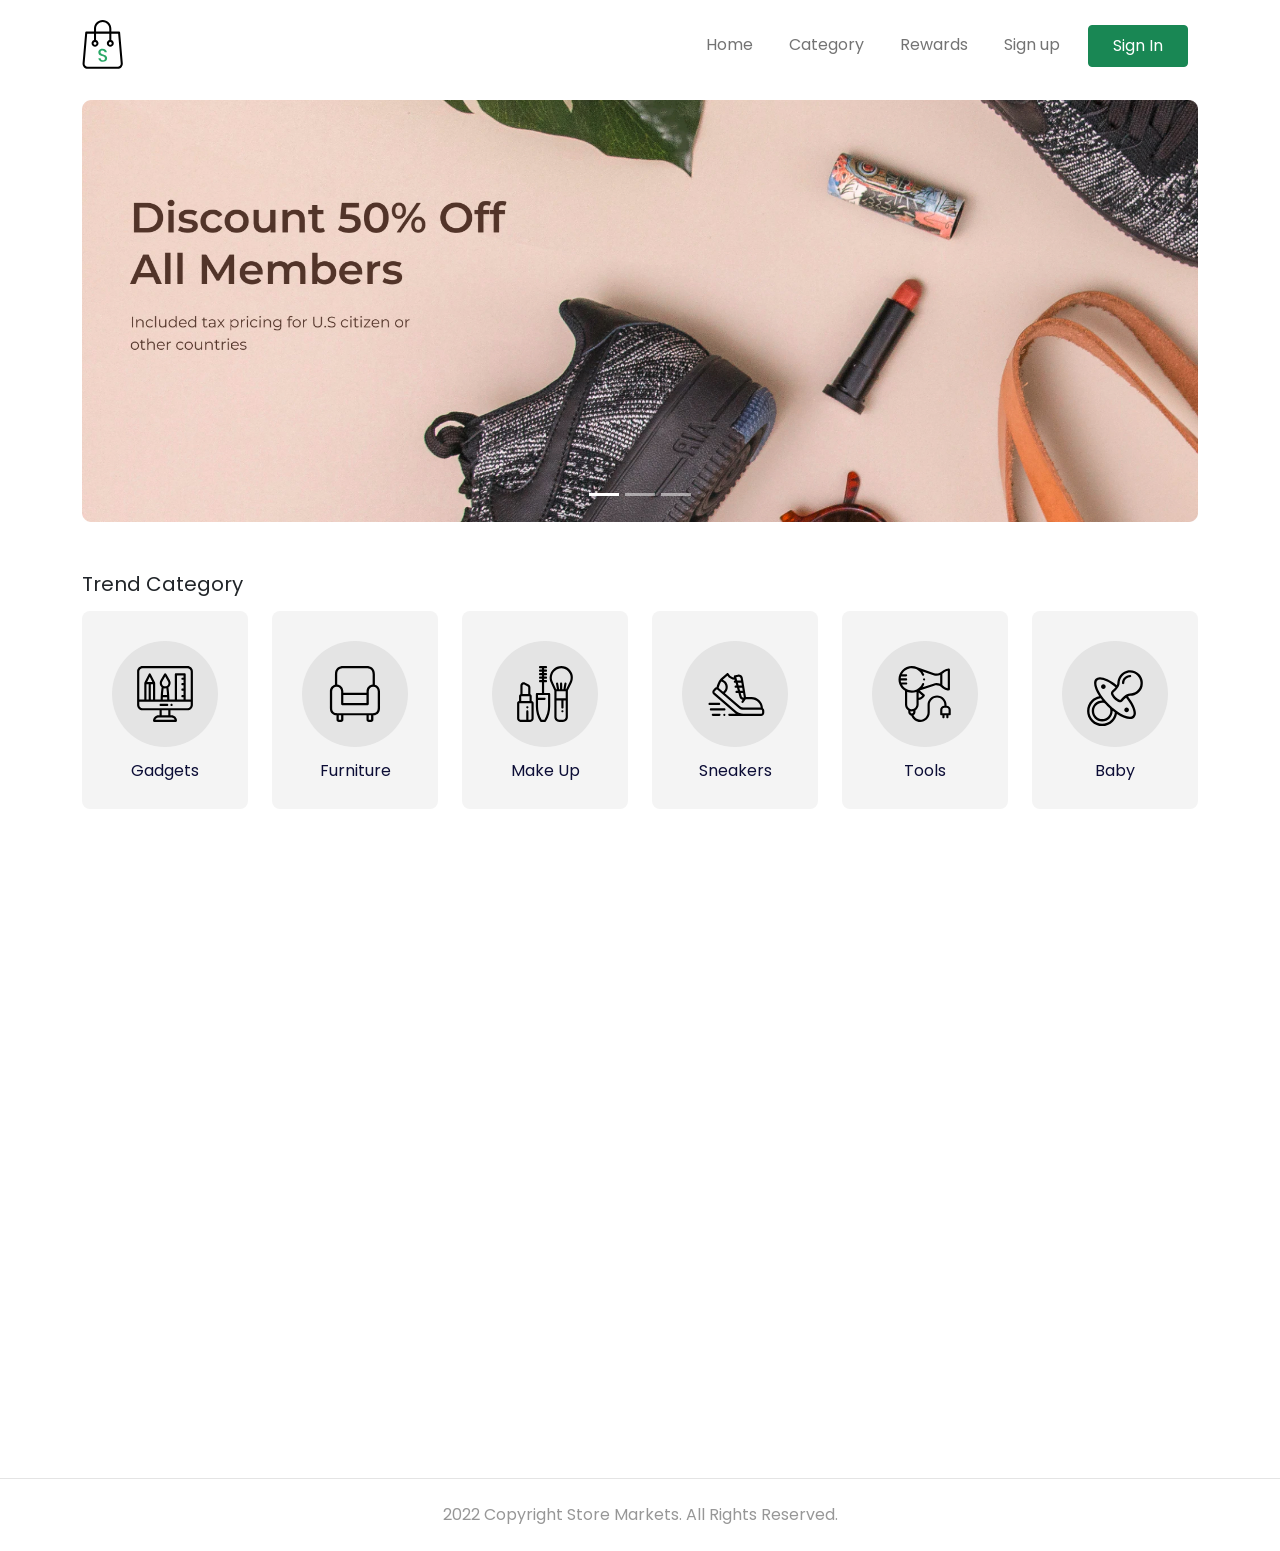
<file: index.html>
<!DOCTYPE html>
<html lang="en">
  <head>
    <!-- Required meta tags -->
    <meta charset="utf-8" />
    <meta name="viewport" content="width=device-width, initial-scale=1" />

    <title>Store Markets - Your Best Marketplace</title>

    <link href="https://unpkg.com/aos@2.3.1/dist/aos.css" rel="stylesheet" />
    <link href="style/main.css" rel="stylesheet" />
  </head>
  <body>
    <nav
      class="navbar navbar-expand-lg navbar-light navbar-store fixed-top navbar-fixed-top"
      data-aos="fade-down"
    >
      <div class="container">
        <a href="/index.html" class="navbar-brand">
          <img src="images/logo.svg" alt="logo" />
        </a>
        <button
          class="navbar-toggler"
          type="button"
          data-bs-toggle="collapse"
          data-bs-target="#navbarNav"
          aria-controls="navbarNav"
          aria-expanded="false"
          aria-label="Toggle navigation"
        >
          <span class="navbar-toggler-icon"></span>
        </button>
        <div class="collapse navbar-collapse" id="navbarNav">
          <ul class="navbar-nav ms-auto">
            <li class="nav-item active">
              <a href="/index.html" class="nav-link">Home</a>
            </li>
            <li class="nav-item">
              <a href="/categories.html" class="nav-link">Category</a>
            </li>
            <li class="nav-item">
              <a href="#" class="nav-link">Rewards</a>
            </li>
            <li class="nav-item">
              <a href="/register.html" class="nav-link">Sign up</a>
            </li>
            <li class="nav-item">
              <a
                href="/login.html"
                class="btn btn-success nav-link px-4 text-white"
                >Sign In</a
              >
            </li>
          </ul>
        </div>
      </div>
    </nav>

    <div class="page-content page-home">
      <section class="store-carousel">
        <div class="container">
          <div class="row">
            <div class="col-lg-12" data-aos="zoom-in">
              <div
                id="storeCarousel"
                class="carousel slide"
                data-bs-ride="carousel"
              >
                <ol class="carousel-indicators">
                  <li
                    class="active"
                    data-bs-target="#storeCarousel"
                    data-bs-slide-to="0"
                  ></li>
                  <li data-bs-target="#storeCarousel" data-bs-slide-to="1"></li>
                  <li data-bs-target="#storeCarousel" data-bs-slide-to="2"></li>
                </ol>
                <div class="carousel-inner">
                  <div class="carousel-item active">
                    <img
                      src="/images/banner.jpg"
                      alt="banner"
                      class="d-block w-100"
                    />
                  </div>
                  <div class="carousel-item">
                    <img
                      src="/images/banner.jpg"
                      alt="banner"
                      class="d-block w-100"
                    />
                  </div>
                  <div class="carousel-item">
                    <img
                      src="/images/banner.jpg"
                      alt="banner"
                      class="d-block w-100"
                    />
                  </div>
                </div>
              </div>
            </div>
          </div>
        </div>
      </section>

      <section class="store-trend-categories">
        <div class="container">
          <div class="row">
            <div class="col-12" data-aos="fade-up">
              <h5>Trend Category</h5>
            </div>
          </div>
          <div class="row">
            <div
              class="col-6 col-md-3 col-lg-2"
              data-aos="fade-up"
              data-aos-delay="100"
            >
              <a href="#" class="component-categories d-block">
                <div class="categories-image">
                  <img
                    src="images/categories-gadgets.svg"
                    alt=""
                    class="w-100"
                  />
                </div>
                <p class="categories-text">Gadgets</p>
              </a>
            </div>
            <div
              class="col-6 col-md-3 col-lg-2"
              data-aos="fade-up"
              data-aos-delay="200"
            >
              <a href="#" class="component-categories d-block">
                <div class="categories-image">
                  <img
                    src="images/categories-furniture.svg"
                    alt=""
                    class="w-100"
                  />
                </div>
                <p class="categories-text">Furniture</p>
              </a>
            </div>
            <div
              class="col-6 col-md-3 col-lg-2"
              data-aos="fade-up"
              data-aos-delay="300"
            >
              <a href="#" class="component-categories d-block">
                <div class="categories-image">
                  <img
                    src="images/categories-makeup.svg"
                    alt=""
                    class="w-100"
                  />
                </div>
                <p class="categories-text">Make Up</p>
              </a>
            </div>
            <div
              class="col-6 col-md-3 col-lg-2"
              data-aos="fade-up"
              data-aos-delay="400"
            >
              <a href="#" class="component-categories d-block">
                <div class="categories-image">
                  <img
                    src="images/categories-sneaker.svg"
                    alt=""
                    class="w-100"
                  />
                </div>
                <p class="categories-text">Sneakers</p>
              </a>
            </div>
            <div
              class="col-6 col-md-3 col-lg-2"
              data-aos="fade-up"
              data-aos-delay="500"
            >
              <a href="#" class="component-categories d-block">
                <div class="categories-image">
                  <img src="images/categories-tools.svg" alt="" class="w-100" />
                </div>
                <p class="categories-text">Tools</p>
              </a>
            </div>
            <div
              class="col-6 col-md-3 col-lg-2"
              data-aos="fade-up"
              data-aos-delay="600"
            >
              <a href="#" class="component-categories d-block">
                <div class="categories-image">
                  <img src="images/categories-baby.svg" alt="" class="w-100" />
                </div>
                <p class="categories-text">Baby</p>
              </a>
            </div>
          </div>
        </div>
      </section>

      <section class="store-new-products">
        <div class="container">
          <div class="row">
            <div class="col-12" data-aos="fade-up">
              <h5>New Products</h5>
            </div>
          </div>
          <div class="row">
            <div
              class="col-6 col-md-4 col-lg-3"
              data-aos="fade-up"
              data-aos-delay="100"
            >
              <a href="/details.html" class="component-products d-block">
                <div class="products-thumbnail">
                  <div
                    class="products-image"
                    style="
                      background-image: url('/images/products-apple-watch.jpg');
                    "
                  >
                </div>
              </div>
              <div class="products-text">Apple Watch 4</div>
              <div class="products-price">Rp. 5440000</div>
              </a>
            </div>
            <div
              class="col-6 col-md-4 col-lg-3"
              data-aos="fade-up"
              data-aos-delay="200"
            >
              <a href="/details.html" class="component-products d-block">
                <div class="products-thumbnail">
                  <div
                    class="products-image"
                    style="
                      background-image: url('/images/products-orange-bogotta.jpg');
                    "
                  ></div>
                </div>
                <div class="products-text">Orange Bogotta</div>
                <div class="products-price">Rp. 1347772</div>
              </a>
            </div>
            <div
              class="col-6 col-md-4 col-lg-3"
              data-aos="fade-up"
              data-aos-delay="300"
            >
              <a href="/details.html" class="component-products d-block">
                <div class="products-thumbnail">
                  <div
                    class="products-image"
                    style="
                      background-image: url('/images/products-sofa-ternyaman.jpg');
                    "
                  ></div>
                </div>
                <div class="products-text">Sofa Ternyaman</div>
                <div class="products-price">Rp. 20202242</div>
              </a>
            </div>
            <div
              class="col-6 col-md-4 col-lg-3"
              data-aos="fade-up"
              data-aos-delay="400"
            >
              <a href="/details.html" class="component-products d-block">
                <div class="products-thumbnail">
                  <div
                    class="products-image"
                    style="
                      background-image: url('/images/products-bubuk-maketti.jpg');
                    "
                  ></div>
                </div>
                <div class="products-text">Bubuk Maketti</div>
                <div class="products-price">Rp. 3226050</div>
              </a>
            </div>
            <div
              class="col-6 col-md-4 col-lg-3"
              data-aos="fade-up"
              data-aos-delay="500"
            >
              <a href="/details.html" class="component-products d-block">
                <div class="products-thumbnail">
                  <div
                    class="products-image"
                    style="
                      background-image: url('/images/products-tatakan-gelas.jpg');
                    "
                  ></div>
                </div>
                <div class="products-text">Tatakan Gelas</div>
                <div class="products-price">Rp. 6478481</div>
              </a>
            </div>
            <div
              class="col-6 col-md-4 col-lg-3"
              data-aos="fade-up"
              data-aos-delay="600"
            >
              <a href="/details.html" class="component-products d-block">
                <div class="products-thumbnail">
                  <div
                    class="products-image"
                    style="
                      background-image: url('/images/products-mavic-kawe.jpg');
                    "
                  ></div>
                </div>
                <div class="products-text">Mavic Kawe</div>
                <div class="products-price">Rp. 7212014</div>
              </a>
            </div>
            <div
              class="col-6 col-md-4 col-lg-3"
              data-aos="fade-up"
              data-aos-delay="700"
            >
              <a href="/details.html" class="component-products d-block">
                <div class="products-thumbnail">
                  <div
                    class="products-image"
                    style="
                      background-image: url('/images/products-black-edition-nike.jpg');
                    "
                  ></div>
                </div>
                <div class="products-text">Black Edition Nike</div>
                <div class="products-price">Rp. 10105709</div>
              </a>
            </div>
            <div
              class="col-6 col-md-4 col-lg-3"
              data-aos="fade-up"
              data-aos-delay="800"
            >
              <a href="/details.html" class="component-products d-block">
                <div class="products-thumbnail">
                  <div
                    class="products-image"
                    style="
                      background-image: url('/images/products-monkey-toys.jpg');
                    "
                  ></div>
                </div>
                <div class="products-text">Monkey Toys</div>
                <div class="products-price">Rp. 1122665</div>
              </a>
            </div>
        </div>
      </section>
    </div>

    <footer>
      <div class="container">
        <div class="row">
          <div class="col-12 text-center">
            <p class="pt-4 pb-2">
              2022 Copyright Store Markets. All Rights Reserved.
            </pc>
          </div>
        </div>
      </div>
    </footer>

    <script src="/vendor/jquery/jquery.slim.min.js"></script>
    <script src="/vendor/bootstrap/dist/js/bootstrap.bundle.min.js"></script>
    <script src="https://unpkg.com/aos@2.3.1/dist/aos.js"></script>
    <script>
      AOS.init();
    </script>
    <script src="/script/navbar-scroll.js"></script>
  </body>
</html>
</file>
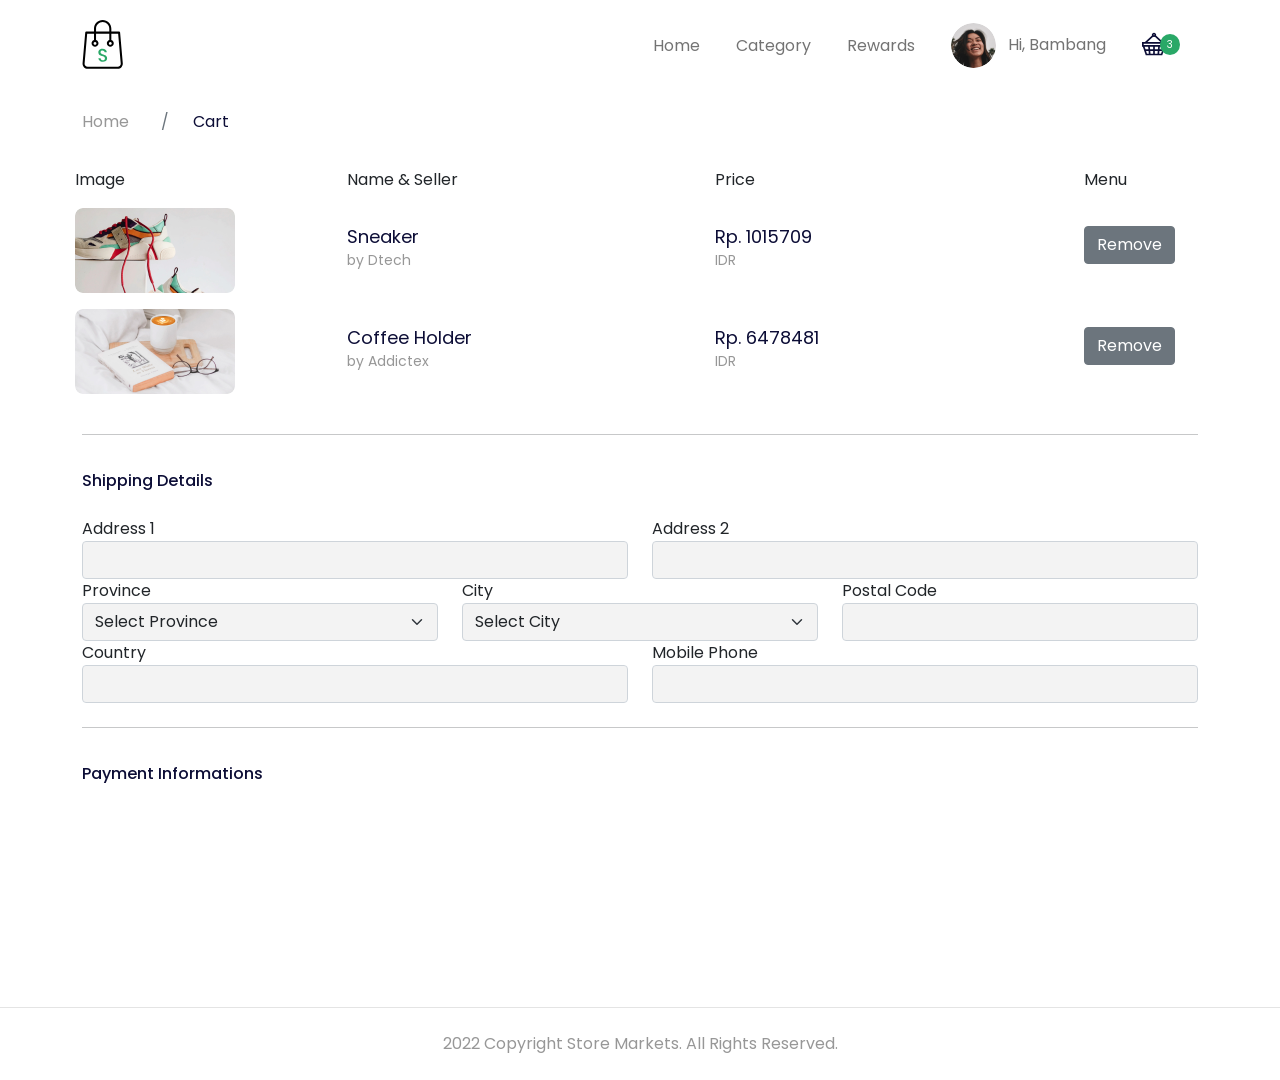
<file: cart.html>
<!DOCTYPE html>
<html lang="en">
  <head>
    <!-- Required meta tags -->
    <meta charset="utf-8" />
    <meta name="viewport" content="width=device-width, initial-scale=1" />

    <title>Store Markets - Your Best Marketplace</title>

    <link href="https://unpkg.com/aos@2.3.1/dist/aos.css" rel="stylesheet" />
    <link href="style/main.css" rel="stylesheet" />
  </head>
  <body>
    <nav
      class="navbar navbar-expand-lg navbar-light navbar-store fixed-top navbar-fixed-top"
      data-aos="fade-down"
    >
      <div class="container">
        <a href="/index.html" class="navbar-brand">
          <img src="images/logo.svg" alt="logo" />
        </a>
        <button
          class="navbar-toggler"
          type="button"
          data-bs-toggle="collapse"
          data-bs-target="#navbarNav"
          aria-controls="navbarNav"
          aria-expanded="false"
          aria-label="Toggle navigation"
        >
          <span class="navbar-toggler-icon"></span>
        </button>
        <div class="collapse navbar-collapse" id="navbarNav">
          <ul class="navbar-nav ms-auto">
            <li class="nav-item">
              <a href="/index.html" class="nav-link">Home</a>
            </li>
            <li class="nav-item">
              <a href="/categories.html" class="nav-link">Category</a>
            </li>
            <li class="nav-item">
              <a href="#" class="nav-link">Rewards</a>
            </li>
          </ul>
          <!-- Desktop Menu -->
          <ul class="navbar-nav d-none d-lg-flex">
            <li class="nav-item dropdown">
              <a
                href="#"
                class="nav-link"
                id="navbarDropdown"
                role="button"
                data-bs-toggle="dropdown"
                aria-expanded="false"
              >
                <img
                  src="/images/icon-user.png"
                  alt=""
                  class="rounded-circle me-2 profile-picture"
                />
                Hi, Bambang
              </a>
              <div class="dropdown-menu">
                <a href="/dashboard.html" class="dropdown-item">Dashboard</a>
                <a href="/dashboard-account.html" class="dropdown-item"
                  >Settings</a
                >
                <div class="dropdown-divider"></div>
                <a href="/" class="dropdown-item">Logout</a>
              </div>
            </li>
            <li class="nav-item">
              <a href="#" class="nav-link d-inline-block mt-2">
                <img src="/images/icon-cart-filled.svg" />
                <div class="card-badge">3</div>
              </a>
            </li>
          </ul>

          <!-- Mobile Menu -->
          <ul class="navbar-nav d-block d-lg-none">
            <li class="nav-item">
              <a href="#" class="nav-link"> Hi, Bambang </a>
            </li>
            <li class="nav-item">
              <a href="#" class="nav-link d-inline-block"> Cart </a>
            </li>
          </ul>
        </div>
      </div>
    </nav>

    <!-- Page Content -->
    <div class="page-content page-details">
      <section
        class="store-breadcrumbs"
        data-aos="fade-down"
        data-aos-delay="100"
      >
        <div class="container">
          <div class="row">
            <div class="col-12">
              <nav>
                <ol class="breadcrumb">
                  <li class="breadcrumb-item">
                    <a href="/index.html">Home</a>
                  </li>
                  <li class="breadcrumb-item active">Cart</li>
                </ol>
              </nav>
            </div>
          </div>
        </div>
      </section>

      <section class="store-cart">
        <div class="container">
          <div class="row" data-aos="fade-up" data-aos-delay="100">
            <div class="col-12 table-responsive">
              <table class="table table-borderless table-cart">
                <thead>
                  <tr>
                    <td>Image</td>
                    <td>Name &amp; Seller</td>
                    <td>Price</td>
                    <td>Menu</td>
                  </tr>
                </thead>
                <tbody>
                  <tr>
                    <td style="width: 25%;">
                      <img
                        src="/images/product-cart-2.jpg"
                        alt=""
                        class="cart-image"
                      />
                    </td>
                    <td style="width: 35%;">
                      <div class="product-title">Sneaker</div>
                      <div class="product-subtitle">by Dtech</div>
                    </td>
                    <td style="width: 35%;">
                      <div class="product-title">Rp. 1015709</div>
                      <div class="product-subtitle">IDR</div>
                    </td>
                    <td style="width: 20%;">
                      <a href="#" class="btn btn-secondary btn-remove-cart">
                        Remove
                      </a>
                    </td>
                  </tr>
                  <tr>
                    <td style="width: 25%;">
                      <img
                        src="/images/product-cart-3.jpg"
                        alt=""
                        class="cart-image"
                      />
                    </td>
                    <td style="width: 35%;">
                      <div class="product-title">Coffee Holder</div>
                      <div class="product-subtitle">by Addictex</div>
                    </td>
                    <td style="width: 35%;">
                      <div class="product-title">Rp. 6478481</div>
                      <div class="product-subtitle">IDR</div>
                    </td>
                    <td style="width: 20%;">
                      <a href="#" class="btn btn-secondary btn-remove-cart">
                        Remove
                      </a>
                    </td>
                  </tr>
                </tbody>
              </table>
            </div>
          </div>
          <div class="row" data-aos="fade-up" data-aos-delay="150">
            <div class="col-12">
              <hr>
            </div>
            <div class="col-12">
              <h2 class="mb-4">Shipping Details</h2>
            </div>
          </div>
          <div class="row mb-2" data-aos="fade-up" data-aos-delay="200">
            <div class="col-md-6">
              <div class="form-group">
                <label for="addressOne">Address 1</label>
                <input 
                  type="text" 
                  class="form-control" 
                  id="addressOne" 
                  name="addressOne" 
                  value=""
                >
              </div>
            </div>
            <div class="col-md-6">
              <div class="form-group">
                <label for="addressTwo">Address 2</label>
                <input
                  type="text"
                  class="form-control"
                  id="addressTwo"
                  name="addressTwo"
                  value=""
                />
              </div>
            </div>
            <div class="col-md-4">
              <div class="form-group">
                <label for="province">Province</label>
                <select name="province" id="province" class="form-select">
                  <option selected>Select Province</option>
                  <option value="West Java">West Java</option>
                </select>
              </div>
            </div>
            <div class="col-md-4">
              <div class="form-group">
                <label for="city">City</label>
                <select name="city" id="city" class="form-select">
                  <option selected>Select City</option>
                  <option value="Bandung">Bandung</option>
                </select>
              </div>
            </div>
            <div class="col-md-4">
              <div class="form-group">
                <label for="postalCode">Postal Code</label>
                <input
                  type="text"
                  class="form-control"
                  id="postalCode"
                  name="postalCode"
                  value=""
                />
              </div>
            </div>
            <div class="col-md-6">
              <div class="form-group">
                <label for="country">Country</label>
                <input
                  type="text"
                  class="form-control"
                  id="country"
                  name="country"
                  value=""
                />
              </div>
            </div>
            <div class="col-md-6">
              <div class="form-group">
                <label for="mobile">Mobile Phone</label>
                <input
                  type="text"
                  class="form-control"
                  id="mobile"
                  name="mobile"
                  value=""
                />
              </div>
            </div>
          </div>
          <div class="row" data-aos="fade-up" data-aos-delay="250">
            <div class="col-12">
              <hr>
            </div>
            <div class="col-12">
              <h2 class="mb-2">Payment Informations</h2>
            </div>
          </div>
          <div class="row" data-aos="fade-up" data-aos-delay="300">
            <div class="col-4 col-md-2">
              <div class="product-title">Rp. 15000</div>
              <div class="product-subtitle">Country tax</div>
            </div>
            <div class="col-4 col-md-3">
              <div class="product-title">Rp. 30000</div>
              <div class="product-subtitle">Product Insurance</div>
            </div>
            <div class="col-4 col-md-2">
              <div class="product-title">Rp. 50000</div>
              <div class="product-subtitle">Ship to Jakarta</div>
            </div>
            <div class="col-4 col-md-2">
              <div class="product-title text-success">Rp. 95000</div>
              <div class="product-subtitle">Total</div>
            </div>
            <div class="col-8 col-md-3">
              <a href="/success.html" class="btn btn-success mt-4 px-4 d-grid gap-2">
                Checkout Now
              </a>
            </div>
          </div>
        </div>
      </section>
    </div>

    <footer>
      <div class="container">
        <div class="row">
          <div class="col-12 text-center">
            <p class="pt-4 pb-2">
              2022 Copyright Store Markets. All Rights Reserved.
            </p>
          </div>
        </div>
      </div>
    </footer>

    <script src="/vendor/jquery/jquery.slim.min.js"></script>
    <script src="/vendor/bootstrap/dist/js/bootstrap.bundle.min.js"></script>
    <script src="https://unpkg.com/aos@2.3.1/dist/aos.js"></script>
    <script>
      AOS.init();
    </script>
    <script src="/script/navbar-scroll.js"></script>
  </body>
</html>
</file>
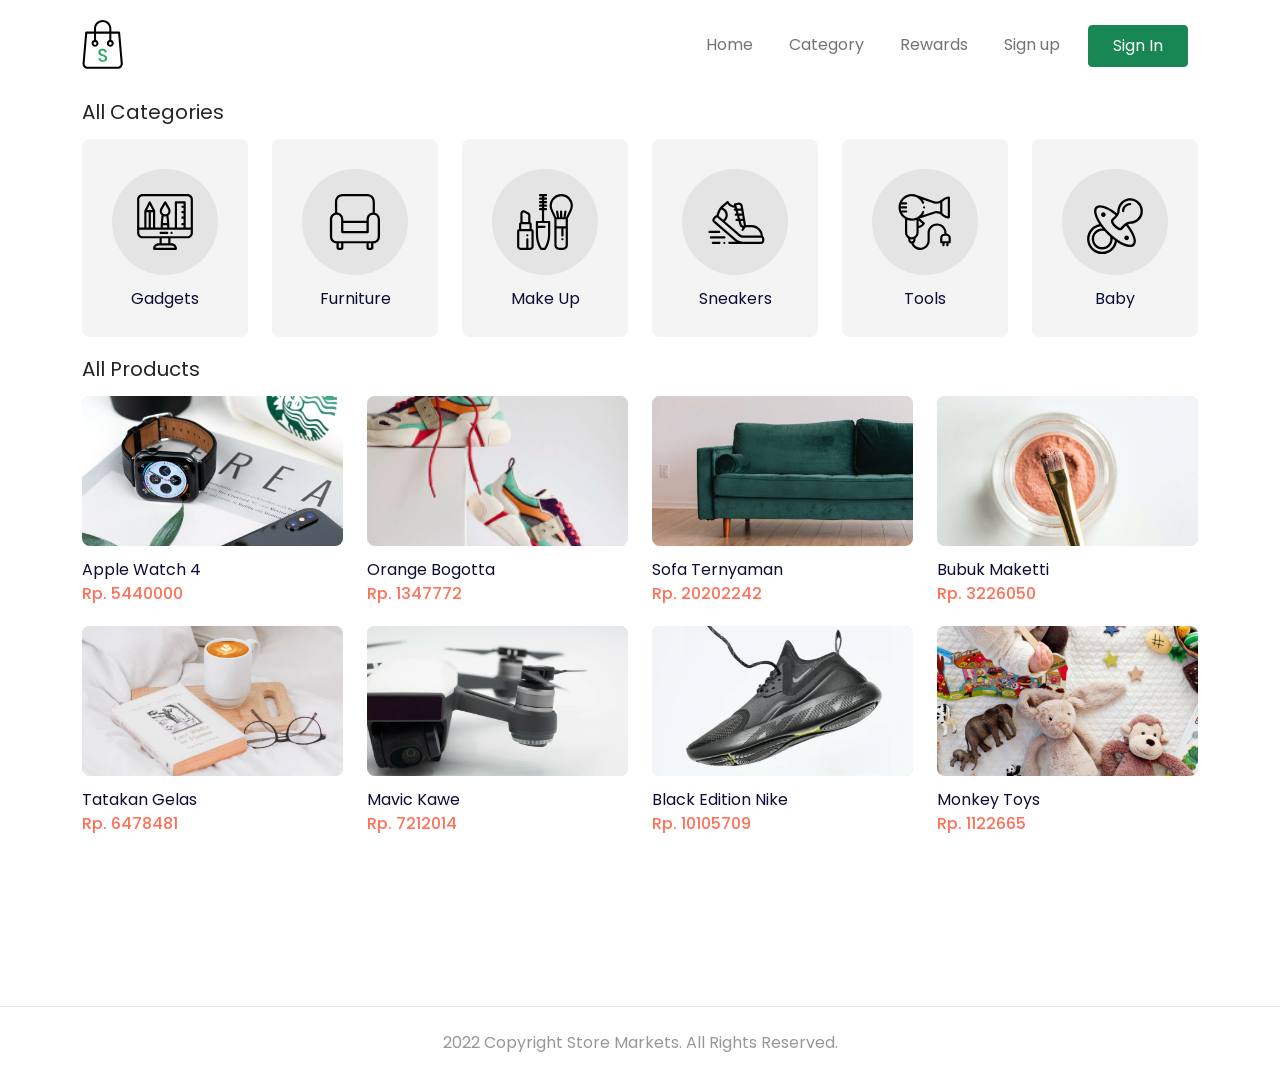
<file: categories.html>
<!DOCTYPE html>
<html lang="en">
  <head>
    <!-- Required meta tags -->
    <meta charset="utf-8" />
    <meta name="viewport" content="width=device-width, initial-scale=1" />

    <title>Store Markets - Your Best Marketplace</title>

    <link href="https://unpkg.com/aos@2.3.1/dist/aos.css" rel="stylesheet" />
    <link href="style/main.css" rel="stylesheet" />
  </head>
  <body>
    <nav
      class="navbar navbar-expand-lg navbar-light navbar-store fixed-top navbar-fixed-top"
      data-aos="fade-down"
    >
      <div class="container">
        <a href="/index.html" class="navbar-brand">
          <img src="images/logo.svg" alt="logo" />
        </a>
        <button
          class="navbar-toggler"
          type="button"
          data-bs-toggle="collapse"
          data-bs-target="#navbarNav"
          aria-controls="navbarNav"
          aria-expanded="false"
          aria-label="Toggle navigation"
        >
          <span class="navbar-toggler-icon"></span>
        </button>
        <div class="collapse navbar-collapse" id="navbarNav">
          <ul class="navbar-nav ms-auto">
            <li class="nav-item">
              <a href="/index.html" class="nav-link">Home</a>
            </li>
            <li class="nav-item active">
              <a href="/categories.html" class="nav-link">Category</a>
            </li>
            <li class="nav-item">
              <a href="#" class="nav-link">Rewards</a>
            </li>
            <li class="nav-item">
              <a href="/register.html" class="nav-link">Sign up</a>
            </li>
            <li class="nav-item">
              <a
                href="/login.html"
                class="btn btn-success nav-link px-4 text-white"
                >Sign In</a
              >
            </li>
          </ul>
        </div>
      </div>
    </nav>

    <div class="page-content page-home">

      <section class="store-trend-categories">
        <div class="container">
          <div class="row">
            <div class="col-12" data-aos="fade-up">
              <h5>All Categories</h5>
            </div>
          </div>
          <div class="row">
            <div
              class="col-6 col-md-3 col-lg-2"
              data-aos="fade-up"
              data-aos-delay="100"
            >
              <a href="#" class="component-categories d-block">
                <div class="categories-image">
                  <img
                    src="images/categories-gadgets.svg"
                    alt=""
                    class="w-100"
                  />
                </div>
                <p class="categories-text">Gadgets</p>
              </a>
            </div>
            <div
              class="col-6 col-md-3 col-lg-2"
              data-aos="fade-up"
              data-aos-delay="200"
            >
              <a href="#" class="component-categories d-block">
                <div class="categories-image">
                  <img
                    src="images/categories-furniture.svg"
                    alt=""
                    class="w-100"
                  />
                </div>
                <p class="categories-text">Furniture</p>
              </a>
            </div>
            <div
              class="col-6 col-md-3 col-lg-2"
              data-aos="fade-up"
              data-aos-delay="300"
            >
              <a href="#" class="component-categories d-block">
                <div class="categories-image">
                  <img
                    src="images/categories-makeup.svg"
                    alt=""
                    class="w-100"
                  />
                </div>
                <p class="categories-text">Make Up</p>
              </a>
            </div>
            <div
              class="col-6 col-md-3 col-lg-2"
              data-aos="fade-up"
              data-aos-delay="400"
            >
              <a href="#" class="component-categories d-block">
                <div class="categories-image">
                  <img
                    src="images/categories-sneaker.svg"
                    alt=""
                    class="w-100"
                  />
                </div>
                <p class="categories-text">Sneakers</p>
              </a>
            </div>
            <div
              class="col-6 col-md-3 col-lg-2"
              data-aos="fade-up"
              data-aos-delay="500"
            >
              <a href="#" class="component-categories d-block">
                <div class="categories-image">
                  <img src="images/categories-tools.svg" alt="" class="w-100" />
                </div>
                <p class="categories-text">Tools</p>
              </a>
            </div>
            <div
              class="col-6 col-md-3 col-lg-2"
              data-aos="fade-up"
              data-aos-delay="600"
            >
              <a href="#" class="component-categories d-block">
                <div class="categories-image">
                  <img src="images/categories-baby.svg" alt="" class="w-100" />
                </div>
                <p class="categories-text">Baby</p>
              </a>
            </div>
          </div>
        </div>
      </section>

      <section class="store-new-products">
        <div class="container">
          <div class="row">
            <div class="col-12" data-aos="fade-up">
              <h5>All Products</h5>
            </div>
          </div>
          <div class="row">
            <div
              class="col-6 col-md-4 col-lg-3"
              data-aos="fade-up"
              data-aos-delay="100"
            >
              <a href="/details.html" class="component-products d-block">
                <div class="products-thumbnail">
                  <div
                    class="products-image"
                    style="
                      background-image: url('/images/products-apple-watch.jpg');
                    "
                  >
                </div>
              </div>
              <div class="products-text">Apple Watch 4</div>
              <div class="products-price">Rp. 5440000</div>
              </a>
            </div>
            <div
              class="col-6 col-md-4 col-lg-3"
              data-aos="fade-up"
              data-aos-delay="200"
            >
              <a href="/details.html" class="component-products d-block">
                <div class="products-thumbnail">
                  <div
                    class="products-image"
                    style="
                      background-image: url('/images/products-orange-bogotta.jpg');
                    "
                  ></div>
                </div>
                <div class="products-text">Orange Bogotta</div>
                <div class="products-price">Rp. 1347772</div>
              </a>
            </div>
            <div
              class="col-6 col-md-4 col-lg-3"
              data-aos="fade-up"
              data-aos-delay="300"
            >
              <a href="/details.html" class="component-products d-block">
                <div class="products-thumbnail">
                  <div
                    class="products-image"
                    style="
                      background-image: url('/images/products-sofa-ternyaman.jpg');
                    "
                  ></div>
                </div>
                <div class="products-text">Sofa Ternyaman</div>
                <div class="products-price">Rp. 20202242</div>
              </a>
            </div>
            <div
              class="col-6 col-md-4 col-lg-3"
              data-aos="fade-up"
              data-aos-delay="400"
            >
              <a href="/details.html" class="component-products d-block">
                <div class="products-thumbnail">
                  <div
                    class="products-image"
                    style="
                      background-image: url('/images/products-bubuk-maketti.jpg');
                    "
                  ></div>
                </div>
                <div class="products-text">Bubuk Maketti</div>
                <div class="products-price">Rp. 3226050</div>
              </a>
            </div>
            <div
              class="col-6 col-md-4 col-lg-3"
              data-aos="fade-up"
              data-aos-delay="500"
            >
              <a href="/details.html" class="component-products d-block">
                <div class="products-thumbnail">
                  <div
                    class="products-image"
                    style="
                      background-image: url('/images/products-tatakan-gelas.jpg');
                    "
                  ></div>
                </div>
                <div class="products-text">Tatakan Gelas</div>
                <div class="products-price">Rp. 6478481</div>
              </a>
            </div>
            <div
              class="col-6 col-md-4 col-lg-3"
              data-aos="fade-up"
              data-aos-delay="600"
            >
              <a href="/details.html" class="component-products d-block">
                <div class="products-thumbnail">
                  <div
                    class="products-image"
                    style="
                      background-image: url('/images/products-mavic-kawe.jpg');
                    "
                  ></div>
                </div>
                <div class="products-text">Mavic Kawe</div>
                <div class="products-price">Rp. 7212014</div>
              </a>
            </div>
            <div
              class="col-6 col-md-4 col-lg-3"
              data-aos="fade-up"
              data-aos-delay="700"
            >
              <a href="/details.html" class="component-products d-block">
                <div class="products-thumbnail">
                  <div
                    class="products-image"
                    style="
                      background-image: url('/images/products-black-edition-nike.jpg');
                    "
                  ></div>
                </div>
                <div class="products-text">Black Edition Nike</div>
                <div class="products-price">Rp. 10105709</div>
              </a>
            </div>
            <div
              class="col-6 col-md-4 col-lg-3"
              data-aos="fade-up"
              data-aos-delay="800"
            >
              <a href="/details.html" class="component-products d-block">
                <div class="products-thumbnail">
                  <div
                    class="products-image"
                    style="
                      background-image: url('/images/products-monkey-toys.jpg');
                    "
                  ></div>
                </div>
                <div class="products-text">Monkey Toys</div>
                <div class="products-price">Rp. 1122665</div>
              </a>
            </div>
        </div>
      </section>
    </div>

    <footer>
      <div class="container">
        <div class="row">
          <div class="col-12 text-center">
            <p class="pt-4 pb-2">
              2022 Copyright Store Markets. All Rights Reserved.
            </p>
          </div>
        </div>
      </div>
    </footer>

    <script src="/vendor/jquery/jquery.slim.min.js"></script>
    <script src="/vendor/bootstrap/dist/js/bootstrap.bundle.min.js"></script>
    <script src="https://unpkg.com/aos@2.3.1/dist/aos.js"></script>
    <script>
      AOS.init();
    </script>
    <script src="/script/navbar-scroll.js"></script>
  </body>
</html>
</file>
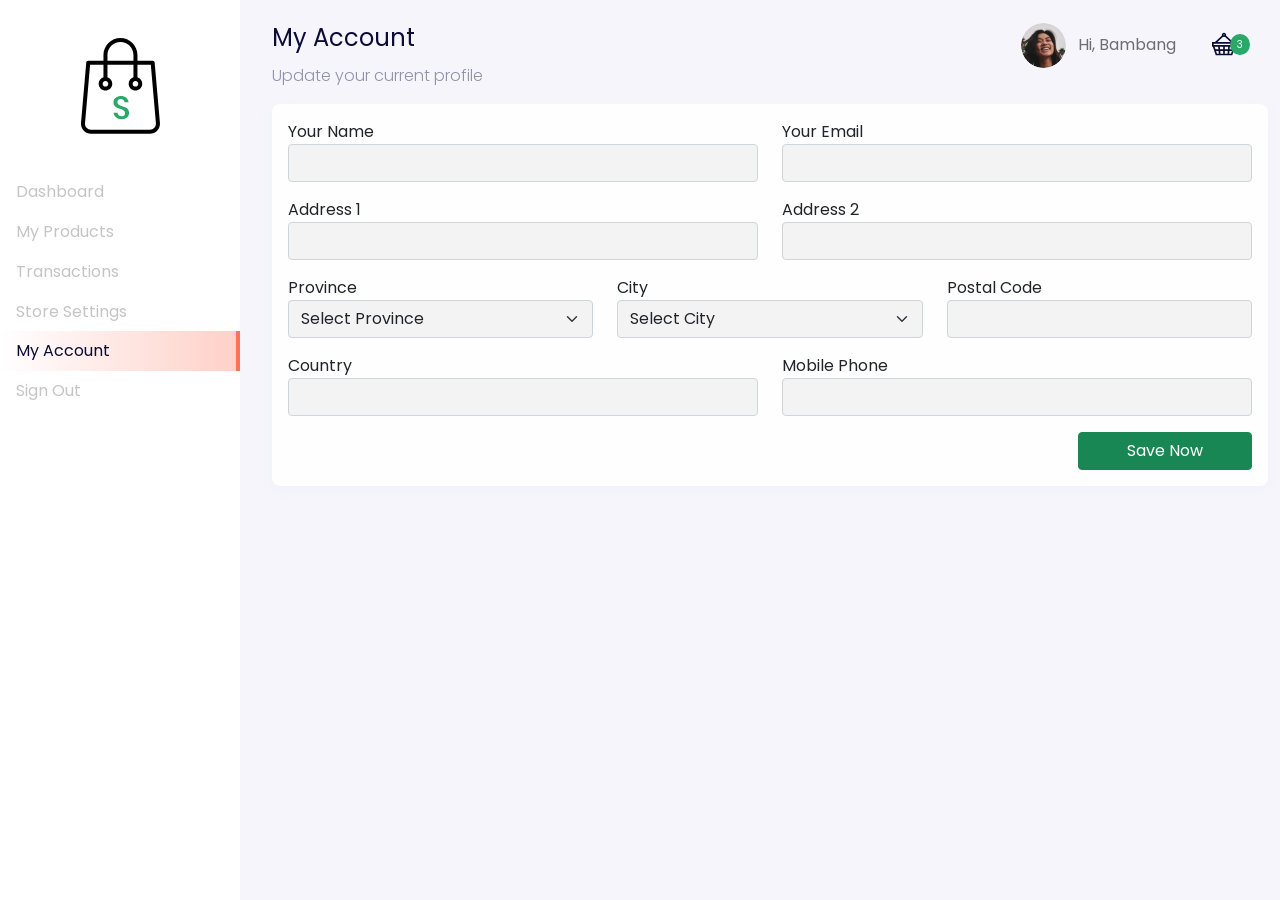
<file: dashboard-account.html>
<!DOCTYPE html>
<html lang="en">
  <head>
    <!-- Required meta tags -->
    <meta charset="utf-8" />
    <meta name="viewport" content="width=device-width, initial-scale=1" />

    <title>Store Markets - Your Best Marketplace</title>

    <link href="https://unpkg.com/aos@2.3.1/dist/aos.css" rel="stylesheet" />
    <link href="style/main.css" rel="stylesheet" />
  </head>
  <body>
    <div class="page-dashboard">
      <div class="d-flex" id="wrapper" data-aos="fade-right">
        <!-- Sidebar -->
        <div class="border-right" id="sidebar-wrapper">
          <div class="sidebar-heading text-center">
            <img src="/images/dashboard-store-logo.svg" alt="" class="my-4" />
          </div>
          <div class="list-group list-group-flush">
            <a
              href="/dashboard.html"
              class="list-group-item list-group-item-action"
            >
              Dashboard
            </a>
            <a
              href="/dashboard-products.html"
              class="list-group-item list-group-item-action"
            >
              My Products
            </a>
            <a
              href="/dashboard-transactions.html"
              class="list-group-item list-group-item-action"
            >
              Transactions
            </a>
            <a
              href="/dashboard-settings.html"
              class="list-group-item list-group-item-action"
            >
              Store Settings
            </a>
            <a
              href="/dashboard-account.html"
              class="list-group-item list-group-item-action active"
            >
              My Account
            </a>
            <a
              href="/index.html"
              class="list-group-item list-group-item-action"
            >
              Sign Out
            </a>
          </div>
        </div>

        <!-- Page Content -->
        <div id="page-content-wrapper">
          <nav
            class="navbar navbar-expand-lg navbar-light navbar-store fixed-top"
            data-aos="fade-down"
          >
            <div class="container-fluid">
              <button
                class="btn btn-secondary d-md-none me-auto me-2"
                id="menu-toggle"
              >
                &laquo; Menu
              </button>
              <button
                class="navbar-toggler"
                type="button"
                data-bs-toggle="collapse"
                data-bs-target="#navbarSupportedContent"
                aria-controls="navbarSupportedContent"
                aria-expanded="false"
                aria-label="Toggle navigation"
              >
                <span class="navbar-toggler-icon"></span>
              </button>
              <div class="collapse navbar-collapse" id="navbarSupportedContent">
                <!-- Desktop Menu -->
                <ul class="navbar-nav d-none d-lg-flex ms-auto">
                  <li class="nav-item dropdown">
                    <a
                      href="#"
                      class="nav-link"
                      id="navbarDropdown"
                      role="button"
                      data-bs-toggle="dropdown"
                      aria-expanded="false"
                    >
                      <img
                        src="/images/icon-user.png"
                        alt=""
                        class="rounded-circle me-2 profile-picture"
                      />
                      Hi, Bambang
                    </a>
                    <div class="dropdown-menu">
                      <a href="/dashboard.html" class="dropdown-item"
                        >Dashboard</a
                      >
                      <a href="/dashboard-account.html" class="dropdown-item"
                        >Settings</a
                      >
                      <div class="dropdown-divider"></div>
                      <a href="/" class="dropdown-item">Logout</a>
                    </div>
                  </li>
                  <li class="nav-item">
                    <a href="#" class="nav-link d-inline-block mt-2">
                      <img src="/images/icon-cart-filled.svg" />
                      <div class="card-badge">3</div>
                    </a>
                  </li>
                </ul>

                <!-- Mobile Menu -->
                <ul class="navbar-nav d-block d-lg-none">
                  <li class="nav-item">
                    <a href="#" class="nav-link"> Hi, Bambang </a>
                  </li>
                  <li class="nav-item">
                    <a href="#" class="nav-link d-inline-block"> Cart </a>
                  </li>
                </ul>
              </div>
            </div>
          </nav>

          <!-- Section Content -->
          <div
            class="section-content section-dashboard-home"
            data-aos="fade-up"
          >
            <div class="container-fluid">
              <div class="dashboard-heading">
                <h2 class="dashboard-title">My Account</h2>
                <p class="dashboard-subtitle">Update your current profile</p>
              </div>
              <div class="dashboard-content">
                <div class="row">
                  <div class="col-12">
                    <form action="">
                      <div class="card">
                        <div class="card-body">
                          <div class="row">
                            <div class="col-md-6 mb-3">
                              <div class="form-group">
                                <label for="name">Your Name</label>
                                <input
                                  type="text"
                                  class="form-control"
                                  id="name"
                                  name="name"
                                  value=""
                                />
                              </div>
                            </div>
                            <div class="col-md-6 mb-3">
                              <div class="form-group">
                                <label for="email">Your Email</label>
                                <input
                                  type="email"
                                  class="form-control"
                                  id="email"
                                  name="email"
                                  value=""
                                />
                              </div>
                            </div>
                            <div class="col-md-6 mb-3">
                              <div class="form-group">
                                <label for="addressOne">Address 1</label>
                                <input
                                  type="text"
                                  class="form-control"
                                  id="addressOne"
                                  name="addressOne"
                                  value=""
                                />
                              </div>
                            </div>
                            <div class="col-md-6 mb-3">
                              <div class="form-group">
                                <label for="addressTwo">Address 2</label>
                                <input
                                  type="text"
                                  class="form-control"
                                  id="addressTwo"
                                  name="addressTwo"
                                  value=""
                                />
                              </div>
                            </div>
                            <div class="col-md-4 mb-3">
                              <div class="form-group">
                                <label for="province">Province</label>
                                <select
                                  name="province"
                                  id="province"
                                  class="form-select"
                                >
                                  <option selected>Select Province</option>
                                  <option value="West Java">West Java</option>
                                </select>
                              </div>
                            </div>
                            <div class="col-md-4 mb-3">
                              <div class="form-group">
                                <label for="city">City</label>
                                <select
                                  name="city"
                                  id="city"
                                  class="form-select"
                                >
                                  <option selected>Select City</option>
                                  <option value="Bandung">Bandung</option>
                                </select>
                              </div>
                            </div>
                            <div class="col-md-4 mb-3">
                              <div class="form-group">
                                <label for="postalCode">Postal Code</label>
                                <input
                                  type="text"
                                  class="form-control"
                                  id="postalCode"
                                  name="postalCode"
                                  value=""
                                />
                              </div>
                            </div>
                            <div class="col-md-6 mb-3">
                              <div class="form-group">
                                <label for="country">Country</label>
                                <input
                                  type="text"
                                  class="form-control"
                                  id="country"
                                  name="country"
                                  value=""
                                />
                              </div>
                            </div>
                            <div class="col-md-6 mb-3">
                              <div class="form-group">
                                <label for="mobile">Mobile Phone</label>
                                <input
                                  type="text"
                                  class="form-control"
                                  id="mobile"
                                  name="mobile"
                                  value=""
                                />
                              </div>
                            </div>
                          </div>
                          <div class="row">
                            <div class="col text-end">
                              <button type="submit" class="btn btn-success px-5">
                                Save Now
                              </button>
                            </div>
                          </div>
                        </div>
                      </div>
                    </form>
                  </div>
                </div>
              </div>
            </div>
          </div>
        </div>
      </div>
    </div>

    <script src="/vendor/jquery/jquery.slim.min.js"></script>
    <script src="/vendor/bootstrap/dist/js/bootstrap.bundle.min.js"></script>
    <script src="https://unpkg.com/aos@2.3.1/dist/aos.js"></script>
    <script>
      AOS.init();
    </script>
    <script>
      $("#menu-toggle").click(function (e) {
        e.preventDefault();
        $("#wrapper").toggleClass("toggled");
      });
    </script>
  </body>
</html>
</file>
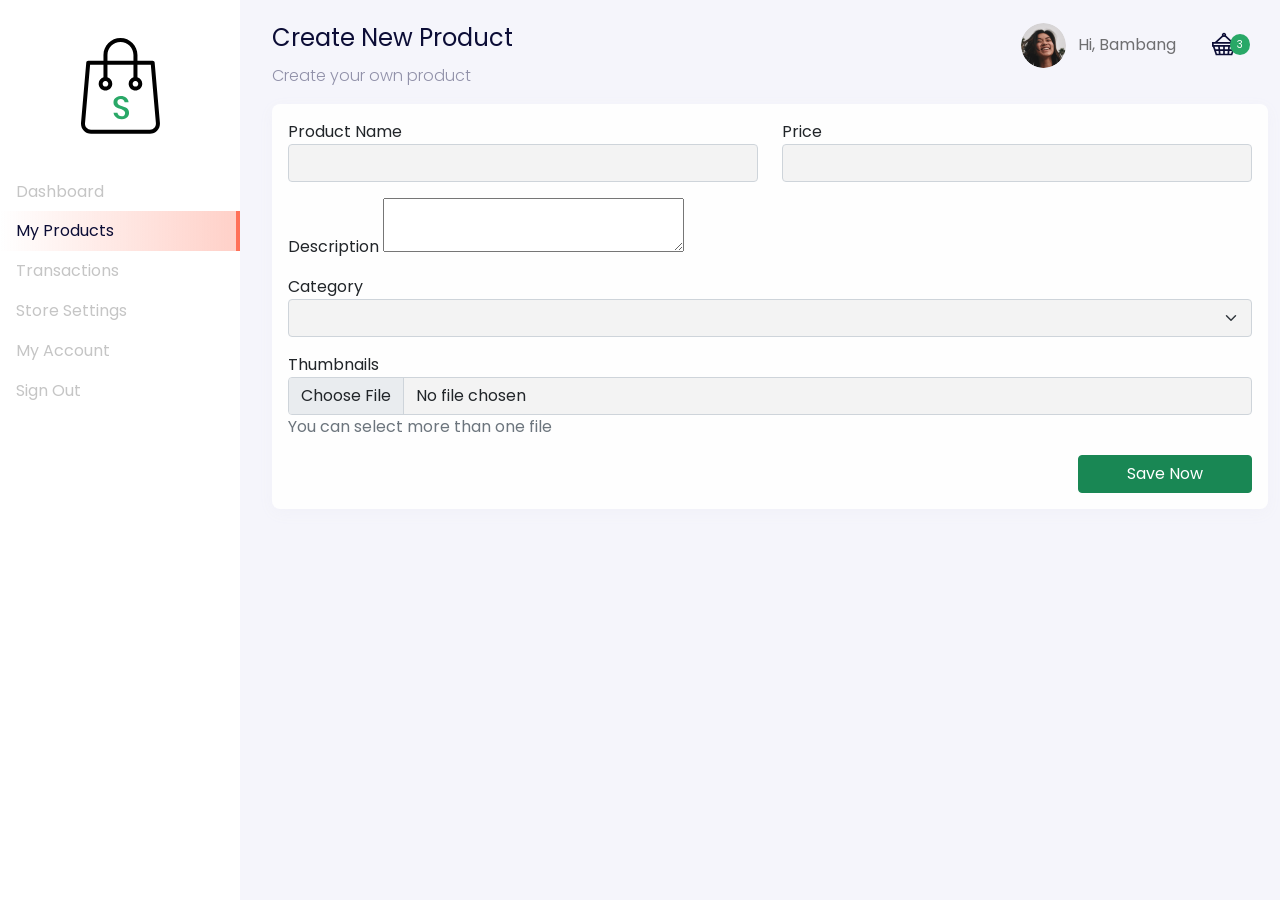
<file: dashboard-products-create.html>
<!DOCTYPE html>
<html lang="en">
  <head>
    <!-- Required meta tags -->
    <meta charset="utf-8" />
    <meta name="viewport" content="width=device-width, initial-scale=1" />

    <title>Store Markets - Your Best Marketplace</title>

    <link href="https://unpkg.com/aos@2.3.1/dist/aos.css" rel="stylesheet" />
    <link href="style/main.css" rel="stylesheet" />
  </head>
  <body>
    <div class="page-dashboard">
      <div class="d-flex" id="wrapper" data-aos="fade-right">
        <!-- Sidebar -->
        <div class="border-right" id="sidebar-wrapper">
          <div class="sidebar-heading text-center">
            <img src="/images/dashboard-store-logo.svg" alt="" class="my-4" />
          </div>
          <div class="list-group list-group-flush">
            <a
              href="/dashboard.html"
              class="list-group-item list-group-item-action"
            >
              Dashboard
            </a>
            <a
              href="/dashboard-products.html"
              class="list-group-item list-group-item-action active"
            >
              My Products
            </a>
            <a
              href="/dashboard-transactions.html"
              class="list-group-item list-group-item-action"
            >
              Transactions
            </a>
            <a
              href="/dashboard-settings.html"
              class="list-group-item list-group-item-action"
            >
              Store Settings
            </a>
            <a
              href="/dashboard-account.html"
              class="list-group-item list-group-item-action"
            >
              My Account
            </a>
            <a
              href="/index.html"
              class="list-group-item list-group-item-action"
            >
              Sign Out
            </a>
          </div>
        </div>

        <!-- Page Content -->
        <div id="page-content-wrapper">
          <nav
            class="navbar navbar-expand-lg navbar-light navbar-store fixed-top"
            data-aos="fade-down"
          >
            <div class="container-fluid">
              <button
                class="btn btn-secondary d-md-none me-auto me-2"
                id="menu-toggle"
              >
                &laquo; Menu
              </button>
              <button
                class="navbar-toggler"
                type="button"
                data-bs-toggle="collapse"
                data-bs-target="#navbarSupportedContent"
                aria-controls="navbarSupportedContent"
                aria-expanded="false"
                aria-label="Toggle navigation"
              >
                <span class="navbar-toggler-icon"></span>
              </button>
              <div class="collapse navbar-collapse" id="navbarSupportedContent">
                <!-- Desktop Menu -->
                <ul class="navbar-nav d-none d-lg-flex ms-auto">
                  <li class="nav-item dropdown">
                    <a
                      href="#"
                      class="nav-link"
                      id="navbarDropdown"
                      role="button"
                      data-bs-toggle="dropdown"
                      aria-expanded="false"
                    >
                      <img
                        src="/images/icon-user.png"
                        alt=""
                        class="rounded-circle me-2 profile-picture"
                      />
                      Hi, Bambang
                    </a>
                    <div class="dropdown-menu">
                      <a href="/dashboard.html" class="dropdown-item"
                        >Dashboard</a
                      >
                      <a href="/dashboard-account.html" class="dropdown-item"
                        >Settings</a
                      >
                      <div class="dropdown-divider"></div>
                      <a href="/" class="dropdown-item">Logout</a>
                    </div>
                  </li>
                  <li class="nav-item">
                    <a href="#" class="nav-link d-inline-block mt-2">
                      <img src="/images/icon-cart-filled.svg" />
                      <div class="card-badge">3</div>
                    </a>
                  </li>
                </ul>

                <!-- Mobile Menu -->
                <ul class="navbar-nav d-block d-lg-none">
                  <li class="nav-item">
                    <a href="#" class="nav-link"> Hi, Bambang </a>
                  </li>
                  <li class="nav-item">
                    <a href="#" class="nav-link d-inline-block"> Cart </a>
                  </li>
                </ul>
              </div>
            </div>
          </nav>

          <!-- Section Content -->
          <div
            class="section-content section-dashboard-home"
            data-aos="fade-up"
          >
            <div class="container-fluid">
              <div class="dashboard-heading">
                <h2 class="dashboard-title">Create New Product</h2>
                <p class="dashboard-subtitle">Create your own product</p>
              </div>
              <div class="dashboard-content">
                <div class="row">
                  <div class="col-12">
                    <form action="">
                      <div class="card">
                        <div class="card-body">
                          <div class="row">
                            <div class="col-md-6 mb-2">
                              <div class="form-group mb-2">
                                <label>Product Name</label>
                                <input type="text" class="form-control" />
                              </div>
                            </div>
                            <div class="col-md-6 mb-2">
                              <div class="form-group mb-2">
                                <label>Price</label>
                                <input type="number" class="form-control" />
                              </div>
                            </div>
                            <div class="col-md-12 mb-2">
                              <div class="form-group mb-2">
                                <label>Description</label>
                                <textarea name="editor"></textarea>
                              </div>
                            </div>
                            <div class="col-md-12 mb-3">
                              <div class="form-group">
                                <label>Category</label>
                                <select name="category" class="form-select">
                                  <option value="" disabled>
                                    Select Category
                                  </option>
                                </select>
                              </div>
                            </div>
                            <div class="col-md-12">
                              <div class="form-group">
                                <label>Thumbnails</label>
                                <input type="file" class="form-control" />
                                <p class="text-muted">
                                  You can select more than one file
                                </p>
                              </div>
                            </div>
                          </div>
                          <div class="row">
                            <div class="col text-end">
                              <button
                                type="submit"
                                class="btn btn-success px-5"
                              >
                                Save Now
                              </button>
                            </div>
                          </div>
                        </div>
                      </div>
                    </form>
                  </div>
                </div>
              </div>
            </div>
          </div>
        </div>
      </div>
    </div>

    <script src="/vendor/jquery/jquery.slim.min.js"></script>
    <script src="/vendor/bootstrap/dist/js/bootstrap.bundle.min.js"></script>
    <script src="https://unpkg.com/aos@2.3.1/dist/aos.js"></script>
    <script>
      AOS.init();
    </script>
    <script>
      $("#menu-toggle").click(function (e) {
        e.preventDefault();
        $("#wrapper").toggleClass("toggled");
      });
    </script>
    <script src="https://cdn.ckeditor.com/4.17.1/standard/ckeditor.js"></script>
    <script>
      CKEDITOR.replace("editor");
    </script>
  </body>
</html>
</file>
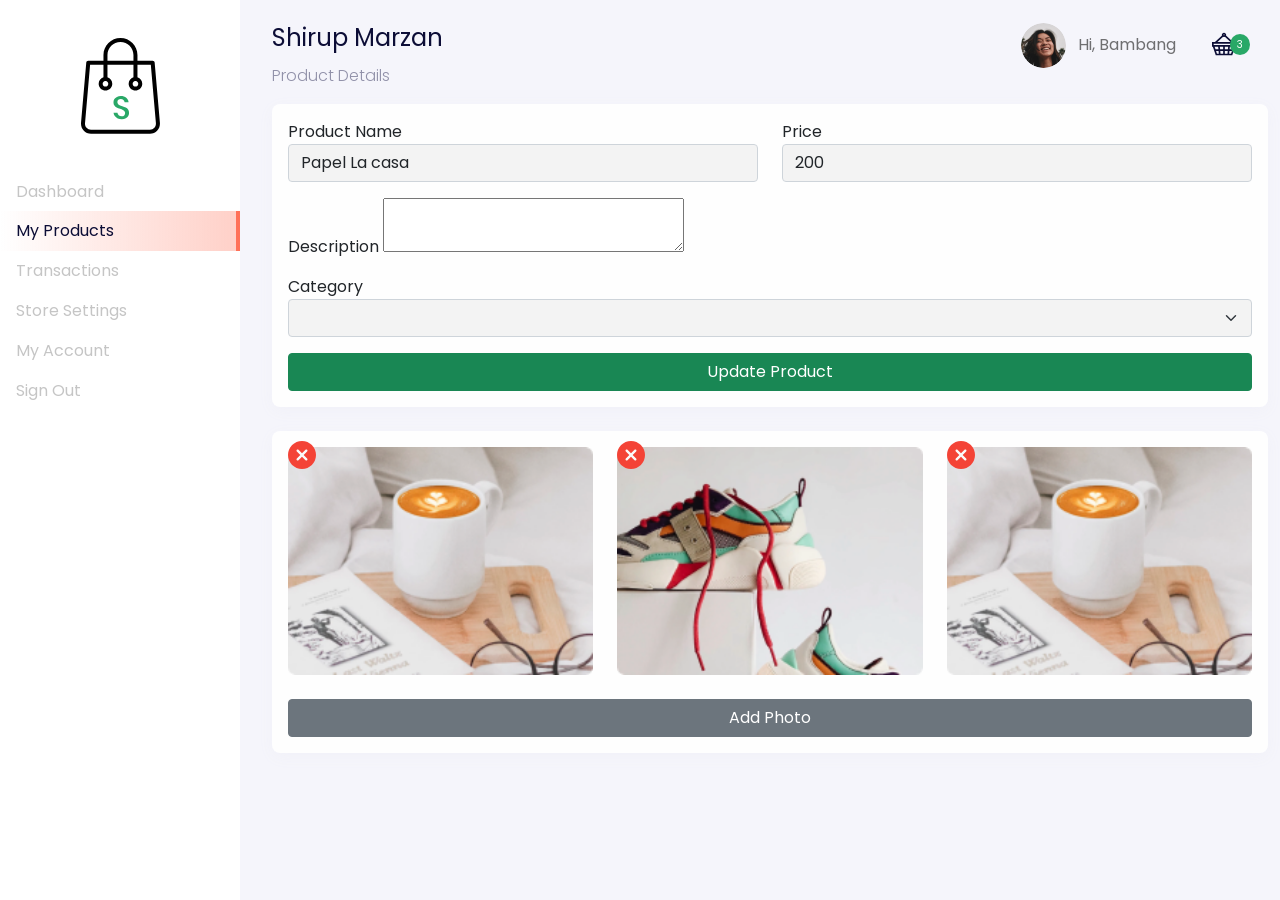
<file: dashboard-products-details.html>
<!DOCTYPE html>
<html lang="en">
  <head>
    <!-- Required meta tags -->
    <meta charset="utf-8" />
    <meta name="viewport" content="width=device-width, initial-scale=1" />

    <title>Store Markets - Your Best Marketplace</title>

    <link href="https://unpkg.com/aos@2.3.1/dist/aos.css" rel="stylesheet" />
    <link href="style/main.css" rel="stylesheet" />
  </head>
  <body>
    <div class="page-dashboard">
      <div class="d-flex" id="wrapper" data-aos="fade-right">
        <!-- Sidebar -->
        <div class="border-right" id="sidebar-wrapper">
          <div class="sidebar-heading text-center">
            <img src="/images/dashboard-store-logo.svg" alt="" class="my-4" />
          </div>
          <div class="list-group list-group-flush">
            <a
              href="/dashboard.html"
              class="list-group-item list-group-item-action"
            >
              Dashboard
            </a>
            <a
              href="/dashboard-products.html"
              class="list-group-item list-group-item-action active"
            >
              My Products
            </a>
            <a
              href="/dashboard-transactions.html"
              class="list-group-item list-group-item-action"
            >
              Transactions
            </a>
            <a
              href="/dashboard-settings.html"
              class="list-group-item list-group-item-action"
            >
              Store Settings
            </a>
            <a
              href="/dashboard-account.html"
              class="list-group-item list-group-item-action"
            >
              My Account
            </a>
            <a
              href="/index.html"
              class="list-group-item list-group-item-action"
            >
              Sign Out
            </a>
          </div>
        </div>

        <!-- Page Content -->
        <div id="page-content-wrapper">
          <nav
            class="navbar navbar-expand-lg navbar-light navbar-store fixed-top"
            data-aos="fade-down"
          >
            <div class="container-fluid">
              <button
                class="btn btn-secondary d-md-none me-auto me-2"
                id="menu-toggle"
              >
                &laquo; Menu
              </button>
              <button
                class="navbar-toggler"
                type="button"
                data-bs-toggle="collapse"
                data-bs-target="#navbarSupportedContent"
                aria-controls="navbarSupportedContent"
                aria-expanded="false"
                aria-label="Toggle navigation"
              >
                <span class="navbar-toggler-icon"></span>
              </button>
              <div class="collapse navbar-collapse" id="navbarSupportedContent">
                <!-- Desktop Menu -->
                <ul class="navbar-nav d-none d-lg-flex ms-auto">
                  <li class="nav-item dropdown">
                    <a
                      href="#"
                      class="nav-link"
                      id="navbarDropdown"
                      role="button"
                      data-bs-toggle="dropdown"
                      aria-expanded="false"
                    >
                      <img
                        src="/images/icon-user.png"
                        alt=""
                        class="rounded-circle me-2 profile-picture"
                      />
                      Hi, Bambang
                    </a>
                    <div class="dropdown-menu">
                      <a href="/dashboard.html" class="dropdown-item"
                        >Dashboard</a
                      >
                      <a href="/dashboard-account.html" class="dropdown-item"
                        >Settings</a
                      >
                      <div class="dropdown-divider"></div>
                      <a href="/" class="dropdown-item">Logout</a>
                    </div>
                  </li>
                  <li class="nav-item">
                    <a href="#" class="nav-link d-inline-block mt-2">
                      <img src="/images/icon-cart-filled.svg" />
                      <div class="card-badge">3</div>
                    </a>
                  </li>
                </ul>

                <!-- Mobile Menu -->
                <ul class="navbar-nav d-block d-lg-none">
                  <li class="nav-item">
                    <a href="#" class="nav-link"> Hi, Bambang </a>
                  </li>
                  <li class="nav-item">
                    <a href="#" class="nav-link d-inline-block"> Cart </a>
                  </li>
                </ul>
              </div>
            </div>
          </nav>

          <!-- Section Content -->
          <div
            class="section-content section-dashboard-home"
            data-aos="fade-up"
          >
            <div class="container-fluid">
              <div class="dashboard-heading">
                <h2 class="dashboard-title">Shirup Marzan</h2>
                <p class="dashboard-subtitle">Product Details</p>
              </div>
              <div class="dashboard-content">
                <div class="row">
                  <div class="col-12">
                    <form action="">
                      <div class="card">
                        <div class="card-body">
                          <div class="row">
                            <div class="col-md-6 mb-2">
                              <div class="form-group mb-2">
                                <label>Product Name</label>
                                <input
                                  type="text"
                                  class="form-control"
                                  value="Papel La casa"
                                />
                              </div>
                            </div>
                            <div class="col-md-6 mb-2">
                              <div class="form-group mb-2">
                                <label>Price</label>
                                <input
                                  type="number"
                                  class="form-control"
                                  value="200"
                                />
                              </div>
                            </div>
                            <div class="col-md-12 mb-2">
                              <div class="form-group mb-2">
                                <label>Description</label>
                                <textarea name="editor"></textarea>
                              </div>
                            </div>
                            <div class="col-md-12 mb-3">
                              <div class="form-group">
                                <label>Category</label>
                                <select name="category" class="form-select">
                                  <option value="" disabled>
                                    Select Category
                                  </option>
                                </select>
                              </div>
                            </div>
                          </div>
                          <div class="row">
                            <div class="col d-grid gap-2">
                              <button
                                type="submit"
                                class="btn btn-success"
                              >
                                Update Product
                              </button>
                            </div>
                          </div>
                        </div>
                      </div>
                    </form>
                  </div>
                </div>
                <div class="row mt-4">
                  <div class="col-12">
                    <div class="card">
                      <div class="card-body">
                        <div class="row">
                          <div class="col-md-4">
                            <div class="gallery-container">
                              <img
                                src="/images/product-card-1.png"
                                alt=""
                                class="w-100"
                              />
                              <a class="delete-gallery" href="#">
                                <img src="/images/icon-delete.svg" alt="" />
                              </a>
                            </div>
                          </div>
                          <div class="col-md-4">
                            <div class="gallery-container">
                              <img
                                src="/images/product-card-2.png"
                                alt=""
                                class="w-100"
                              />
                              <a class="delete-gallery" href="#">
                                <img src="/images/icon-delete.svg" alt="" />
                              </a>
                            </div>
                          </div>
                          <div class="col-md-4">
                            <div class="gallery-container">
                              <img
                                src="/images/product-card-3.png"
                                alt=""
                                class="w-100"
                              />
                              <a class="delete-gallery" href="#">
                                <img src="/images/icon-delete.svg" alt="" />
                              </a>
                            </div>
                          </div>
                          <div class="col-12 d-grid gap-2 mt-3">
                            <input type="file" id="file" style="display: none;" multiple>
                            <button class="btn btn-secondary mt-2" onclick="thisFileUpload()">
                              Add Photo
                            </button>
                          </div>
                        </div>
                      </div>
                    </div>
                  </div>
                </div>
              </div>
            </div>
          </div>
        </div>
      </div>
    </div>

    <script src="/vendor/jquery/jquery.slim.min.js"></script>
    <script src="/vendor/bootstrap/dist/js/bootstrap.bundle.min.js"></script>
    <script src="https://unpkg.com/aos@2.3.1/dist/aos.js"></script>
    <script>
      AOS.init();
    </script>
    <script>
      $("#menu-toggle").click(function (e) {
        e.preventDefault();
        $("#wrapper").toggleClass("toggled");
      });
    </script>
    <script src="https://cdn.ckeditor.com/4.17.1/standard/ckeditor.js"></script>
    <script>
      CKEDITOR.replace("editor");
    </script>
    <script>
      function thisFileUpload() {
        document.getElementById("file").click();
      }
    </script>
  </body>
</html>
</file>
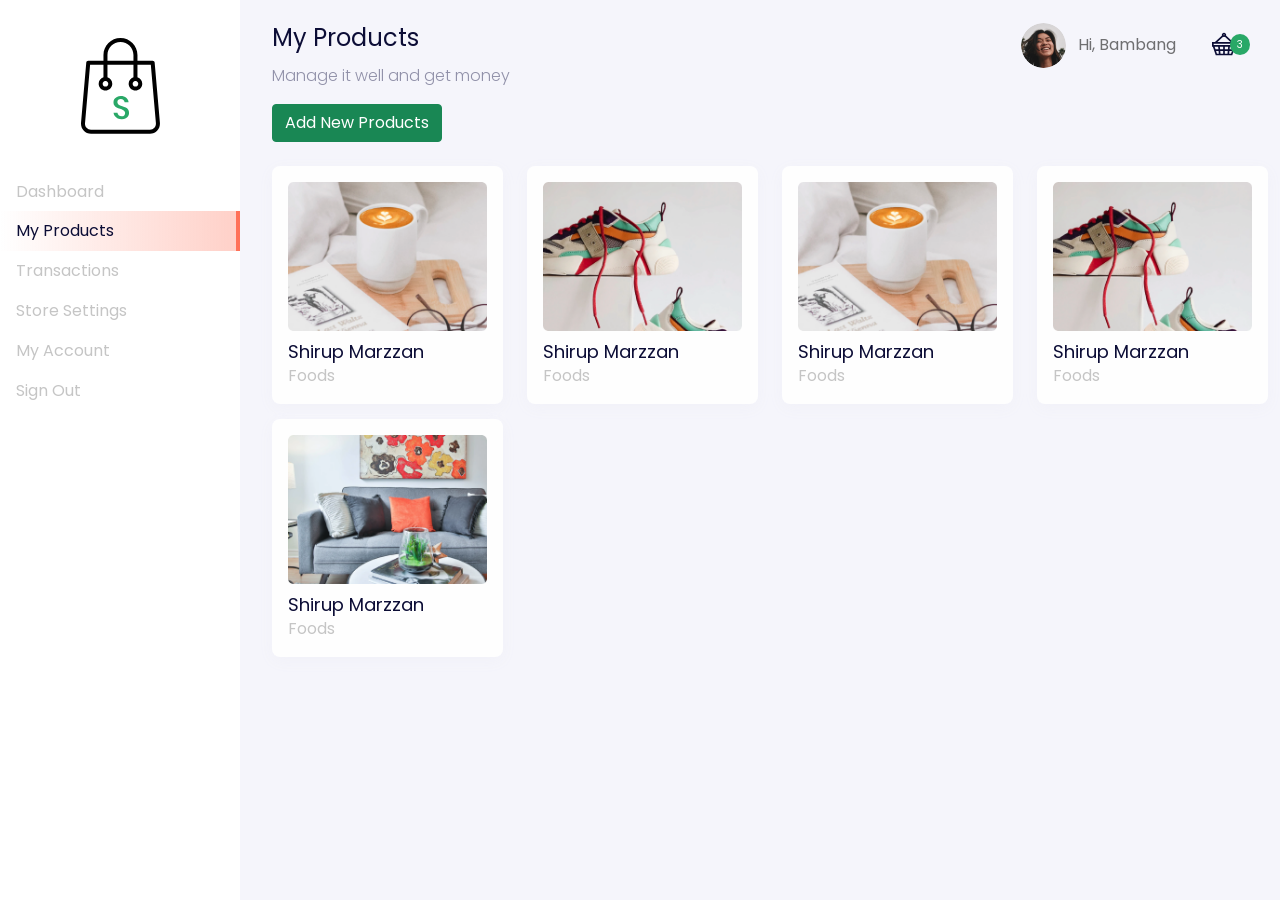
<file: dashboard-products.html>
<!DOCTYPE html>
<html lang="en">
  <head>
    <!-- Required meta tags -->
    <meta charset="utf-8" />
    <meta name="viewport" content="width=device-width, initial-scale=1" />

    <title>Store Markets - Your Best Marketplace</title>

    <link href="https://unpkg.com/aos@2.3.1/dist/aos.css" rel="stylesheet" />
    <link href="style/main.css" rel="stylesheet" />
  </head>
  <body>
    <div class="page-dashboard">
      <div class="d-flex" id="wrapper" data-aos="fade-right">
        <!-- Sidebar -->
        <div class="border-right" id="sidebar-wrapper">
          <div class="sidebar-heading text-center">
            <img src="/images/dashboard-store-logo.svg" alt="" class="my-4" />
          </div>
          <div class="list-group list-group-flush">
            <a
              href="/dashboard.html"
              class="list-group-item list-group-item-action"
            >
              Dashboard
            </a>
            <a
              href="/dashboard-products.html"
              class="list-group-item list-group-item-action active"
            >
              My Products
            </a>
            <a
              href="/dashboard-transactions.html"
              class="list-group-item list-group-item-action"
            >
              Transactions
            </a>
            <a
              href="/dashboard-settings.html"
              class="list-group-item list-group-item-action"
            >
              Store Settings
            </a>
            <a
              href="/dashboard-account.html"
              class="list-group-item list-group-item-action"
            >
              My Account
            </a>
            <a
              href="/index.html"
              class="list-group-item list-group-item-action"
            >
              Sign Out
            </a>
          </div>
        </div>

        <!-- Page Content -->
        <div id="page-content-wrapper">
          <nav
            class="navbar navbar-expand-lg navbar-light navbar-store fixed-top"
            data-aos="fade-down"
          >
            <div class="container-fluid">
              <button
                class="btn btn-secondary d-md-none me-auto me-2"
                id="menu-toggle"
              >
                &laquo; Menu
              </button>
              <button
                class="navbar-toggler"
                type="button"
                data-bs-toggle="collapse"
                data-bs-target="#navbarSupportedContent"
                aria-controls="navbarSupportedContent"
                aria-expanded="false"
                aria-label="Toggle navigation"
              >
                <span class="navbar-toggler-icon"></span>
              </button>
              <div class="collapse navbar-collapse" id="navbarSupportedContent">
                <!-- Desktop Menu -->
                <ul class="navbar-nav d-none d-lg-flex ms-auto">
                  <li class="nav-item dropdown">
                    <a
                      href="#"
                      class="nav-link"
                      id="navbarDropdown"
                      role="button"
                      data-bs-toggle="dropdown"
                      aria-expanded="false"
                    >
                      <img
                        src="/images/icon-user.png"
                        alt=""
                        class="rounded-circle me-2 profile-picture"
                      />
                      Hi, Bambang
                    </a>
                    <div class="dropdown-menu">
                      <a href="/dashboard.html" class="dropdown-item"
                        >Dashboard</a
                      >
                      <a href="/dashboard-account.html" class="dropdown-item"
                        >Settings</a
                      >
                      <div class="dropdown-divider"></div>
                      <a href="/" class="dropdown-item">Logout</a>
                    </div>
                  </li>
                  <li class="nav-item">
                    <a href="#" class="nav-link d-inline-block mt-2">
                      <img src="/images/icon-cart-filled.svg" />
                      <div class="card-badge">3</div>
                    </a>
                  </li>
                </ul>

                <!-- Mobile Menu -->
                <ul class="navbar-nav d-block d-lg-none">
                  <li class="nav-item">
                    <a href="#" class="nav-link"> Hi, Bambang </a>
                  </li>
                  <li class="nav-item">
                    <a href="#" class="nav-link d-inline-block"> Cart </a>
                  </li>
                </ul>
              </div>
            </div>
          </nav>

          <!-- Section Content -->
          <div
            class="section-content section-dashboard-home"
            data-aos="fade-up"
          >
            <div class="container-fluid">
              <div class="dashboard-heading">
                <h2 class="dashboard-title">My Products</h2>
                <p class="dashboard-subtitle">Manage it well and get money</p>
              </div>
              <div class="dashboard-content">
                <div class="row">
                  <div class="col-12">
                    <a 
                      href="/dashboard-products-create.html" 
                      class="btn btn-success"
                    >
                    Add New Products
                  </a>
                  </div>
                </div>
                <div class="row mt-4">
                  <div class="col-12 col-sm-6 col-md-4 col-lg-3">
                    <a href="/dashboard-products-details.html" class="card card-dashboard-product d-grid gap-2">
                      <div class="card-body">
                        <img src="/images/product-card-1.png" alt="" class="w-100 mb-2">
                        <div class="product-title">Shirup Marzzan</div>
                        <div class="product-category">Foods</div>
                      </div>
                    </a>
                  </div>
                  <div class="col-12 col-sm-6 col-md-4 col-lg-3">
                    <a href="/dashboard-products-details.html" class="card card-dashboard-product d-grid gap-2">
                      <div class="card-body">
                        <img src="/images/product-card-2.png" alt="" class="w-100 mb-2">
                        <div class="product-title">Shirup Marzzan</div>
                        <div class="product-category">Foods</div>
                      </div>
                    </a>
                  </div>
                  <div class="col-12 col-sm-6 col-md-4 col-lg-3">
                    <a href="/dashboard-products-details.html" class="card card-dashboard-product d-grid gap-2">
                      <div class="card-body">
                        <img src="/images/product-card-3.png" alt="" class="w-100 mb-2">
                        <div class="product-title">Shirup Marzzan</div>
                        <div class="product-category">Foods</div>
                      </div>
                    </a>
                  </div>
                  <div class="col-12 col-sm-6 col-md-4 col-lg-3">
                    <a href="/dashboard-products-details.html" class="card card-dashboard-product d-grid gap-2">
                      <div class="card-body">
                        <img src="/images/product-card-4.png" alt="" class="w-100 mb-2">
                        <div class="product-title">Shirup Marzzan</div>
                        <div class="product-category">Foods</div>
                      </div>
                    </a>
                  </div>
                  <div class="col-12 col-sm-6 col-md-4 col-lg-3">
                    <a href="/dashboard-products-details.html" class="card card-dashboard-product d-grid gap-2">
                      <div class="card-body">
                        <img src="/images/product-card-5.png" alt="" class="w-100 mb-2">
                        <div class="product-title">Shirup Marzzan</div>
                        <div class="product-category">Foods</div>
                      </div>
                    </a>
                  </div>
                </div>
              </div>
            </div>
          </div>
        </div>
      </div>
    </div>

    <script src="/vendor/jquery/jquery.slim.min.js"></script>
    <script src="/vendor/bootstrap/dist/js/bootstrap.bundle.min.js"></script>
    <script src="https://unpkg.com/aos@2.3.1/dist/aos.js"></script>
    <script>
      AOS.init();
    </script>
    <script>
      $("#menu-toggle").click(function (e) {
        e.preventDefault();
        $("#wrapper").toggleClass("toggled");
      });
    </script>
  </body>
</html>
</file>
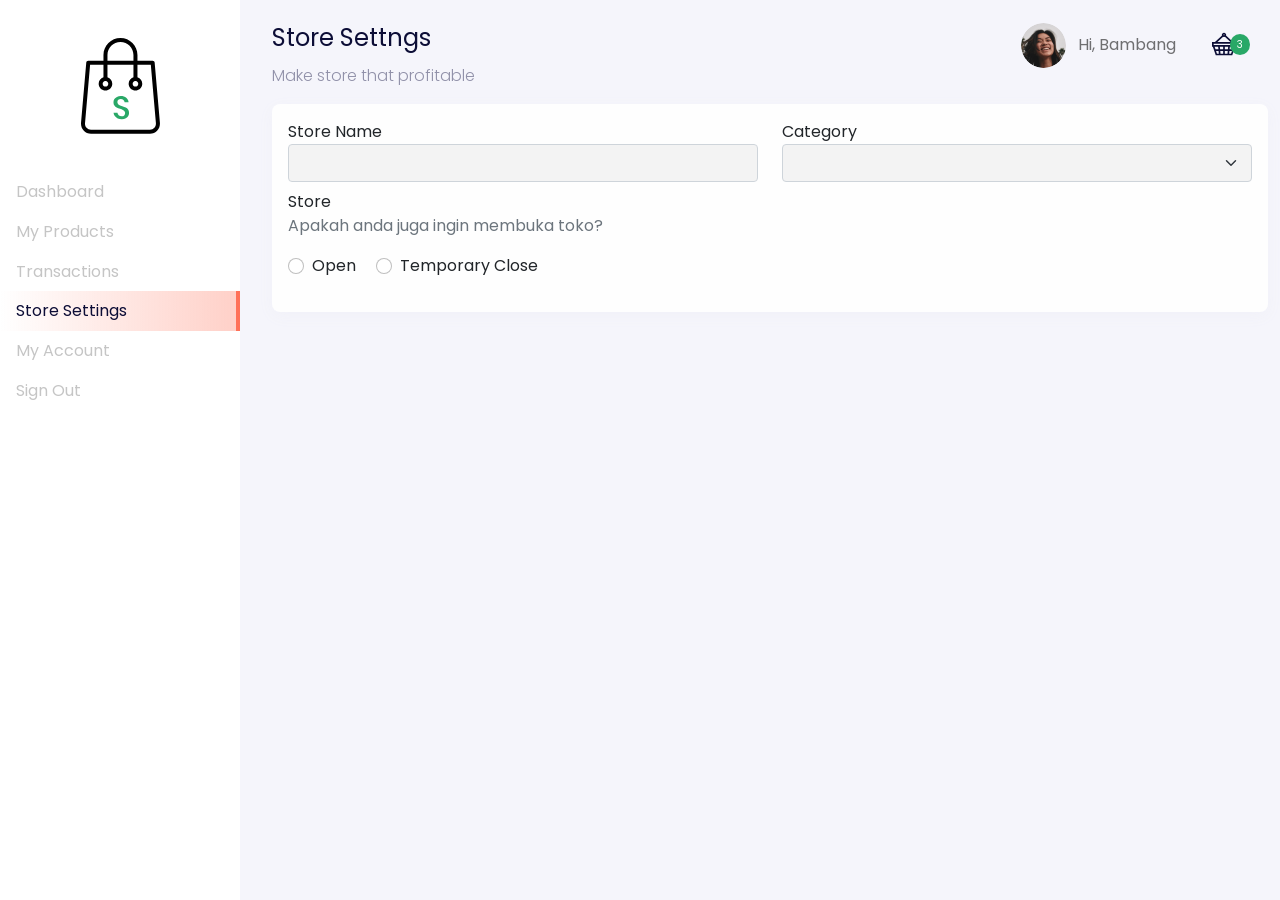
<file: dashboard-settings.html>
<!DOCTYPE html>
<html lang="en">
  <head>
    <!-- Required meta tags -->
    <meta charset="utf-8" />
    <meta name="viewport" content="width=device-width, initial-scale=1" />

    <title>Store Markets - Your Best Marketplace</title>

    <link href="https://unpkg.com/aos@2.3.1/dist/aos.css" rel="stylesheet" />
    <link href="style/main.css" rel="stylesheet" />
  </head>
  <body>
    <div class="page-dashboard">
      <div class="d-flex" id="wrapper" data-aos="fade-right">
        <!-- Sidebar -->
        <div class="border-right" id="sidebar-wrapper">
          <div class="sidebar-heading text-center">
            <img src="/images/dashboard-store-logo.svg" alt="" class="my-4" />
          </div>
          <div class="list-group list-group-flush">
            <a
              href="/dashboard.html"
              class="list-group-item list-group-item-action"
            >
              Dashboard
            </a>
            <a
              href="/dashboard-products.html"
              class="list-group-item list-group-item-action"
            >
              My Products
            </a>
            <a
              href="/dashboard-transactions.html"
              class="list-group-item list-group-item-action"
            >
              Transactions
            </a>
            <a
              href="/dashboard-settings.html"
              class="list-group-item list-group-item-action active"
            >
              Store Settings
            </a>
            <a
              href="/dashboard-account.html"
              class="list-group-item list-group-item-action"
            >
              My Account
            </a>
            <a
              href="/index.html"
              class="list-group-item list-group-item-action"
            >
              Sign Out
            </a>
          </div>
        </div>

        <!-- Page Content -->
        <div id="page-content-wrapper">
          <nav
            class="navbar navbar-expand-lg navbar-light navbar-store fixed-top"
            data-aos="fade-down"
          >
            <div class="container-fluid">
              <button
                class="btn btn-secondary d-md-none me-auto me-2"
                id="menu-toggle"
              >
                &laquo; Menu
              </button>
              <button
                class="navbar-toggler"
                type="button"
                data-bs-toggle="collapse"
                data-bs-target="#navbarSupportedContent"
                aria-controls="navbarSupportedContent"
                aria-expanded="false"
                aria-label="Toggle navigation"
              >
                <span class="navbar-toggler-icon"></span>
              </button>
              <div class="collapse navbar-collapse" id="navbarSupportedContent">
                <!-- Desktop Menu -->
                <ul class="navbar-nav d-none d-lg-flex ms-auto">
                  <li class="nav-item dropdown">
                    <a
                      href="#"
                      class="nav-link"
                      id="navbarDropdown"
                      role="button"
                      data-bs-toggle="dropdown"
                      aria-expanded="false"
                    >
                      <img
                        src="/images/icon-user.png"
                        alt=""
                        class="rounded-circle me-2 profile-picture"
                      />
                      Hi, Bambang
                    </a>
                    <div class="dropdown-menu">
                      <a href="/dashboard.html" class="dropdown-item"
                        >Dashboard</a
                      >
                      <a href="/dashboard-account.html" class="dropdown-item"
                        >Settings</a
                      >
                      <div class="dropdown-divider"></div>
                      <a href="/" class="dropdown-item">Logout</a>
                    </div>
                  </li>
                  <li class="nav-item">
                    <a href="#" class="nav-link d-inline-block mt-2">
                      <img src="/images/icon-cart-filled.svg" />
                      <div class="card-badge">3</div>
                    </a>
                  </li>
                </ul>

                <!-- Mobile Menu -->
                <ul class="navbar-nav d-block d-lg-none">
                  <li class="nav-item">
                    <a href="#" class="nav-link"> Hi, Bambang </a>
                  </li>
                  <li class="nav-item">
                    <a href="#" class="nav-link d-inline-block"> Cart </a>
                  </li>
                </ul>
              </div>
            </div>
          </nav>

          <!-- Section Content -->
          <div
            class="section-content section-dashboard-home"
            data-aos="fade-up"
          >
            <div class="container-fluid">
              <div class="dashboard-heading">
                <h2 class="dashboard-title">Store Settngs</h2>
                <p class="dashboard-subtitle">Make store that profitable</p>
              </div>
              <div class="dashboard-content">
                <div class="row">
                  <div class="col-12">
                    <form action="">
                      <div class="card">
                        <div class="card-body">
                          <div class="row">
                            <div class="col-md-6">
                              <div class="form-group mb-2">
                                <label>Store Name</label>
                                <input 
                                  type="text" 
                                  class="form-control"
                                />
                              </div>
                            </div>
                            <div class="col-md-6">
                              <div class="form-group">
                                <label>Category</label>
                                <select name="category" class="form-select">
                                  <option value="" disabled>Select Category</option>
                                </select>
                              </div>
                            </div>
                            <div class="col-md-6">
                              <div class="form-group mb-3">
                                <label>Store</label>
                                <p class="text-muted">Apakah anda juga ingin membuka toko?</p>
                                <div class="form-check form-check-inline">
                                  <input 
                                    type="radio" 
                                    class="form-check-input"
                                    name="is_store_open"
                                    id="openStoreTrue"
                                    value="true"
                                  >
                                  <label for="openStoreTrue" class="custom-control-label">Open</label>
                                </div>
                                <div class="form-check form-check-inline">
                                  <input 
                                    type="radio" 
                                    class="form-check-input"
                                    name="is_store_open"
                                    id="openStoreFalse"
                                    value="false"
                                  >
                                  <label for="openStoreFalse" class="custom-control-label">Temporary Close</label>
                                </div>
                              </div>
                            </div>
                          </div>
                        </div>
                      </div>
                    </form>
                  </div>
                </div>
              </div>
            </div>
          </div>
        </div>
      </div>
    </div>

    <script src="/vendor/jquery/jquery.slim.min.js"></script>
    <script src="/vendor/bootstrap/dist/js/bootstrap.bundle.min.js"></script>
    <script src="https://unpkg.com/aos@2.3.1/dist/aos.js"></script>
    <script>
      AOS.init();
    </script>
    <script>
      $("#menu-toggle").click(function (e) {
        e.preventDefault();
        $("#wrapper").toggleClass("toggled");
      });
    </script>
  </body>
</html>
</file>
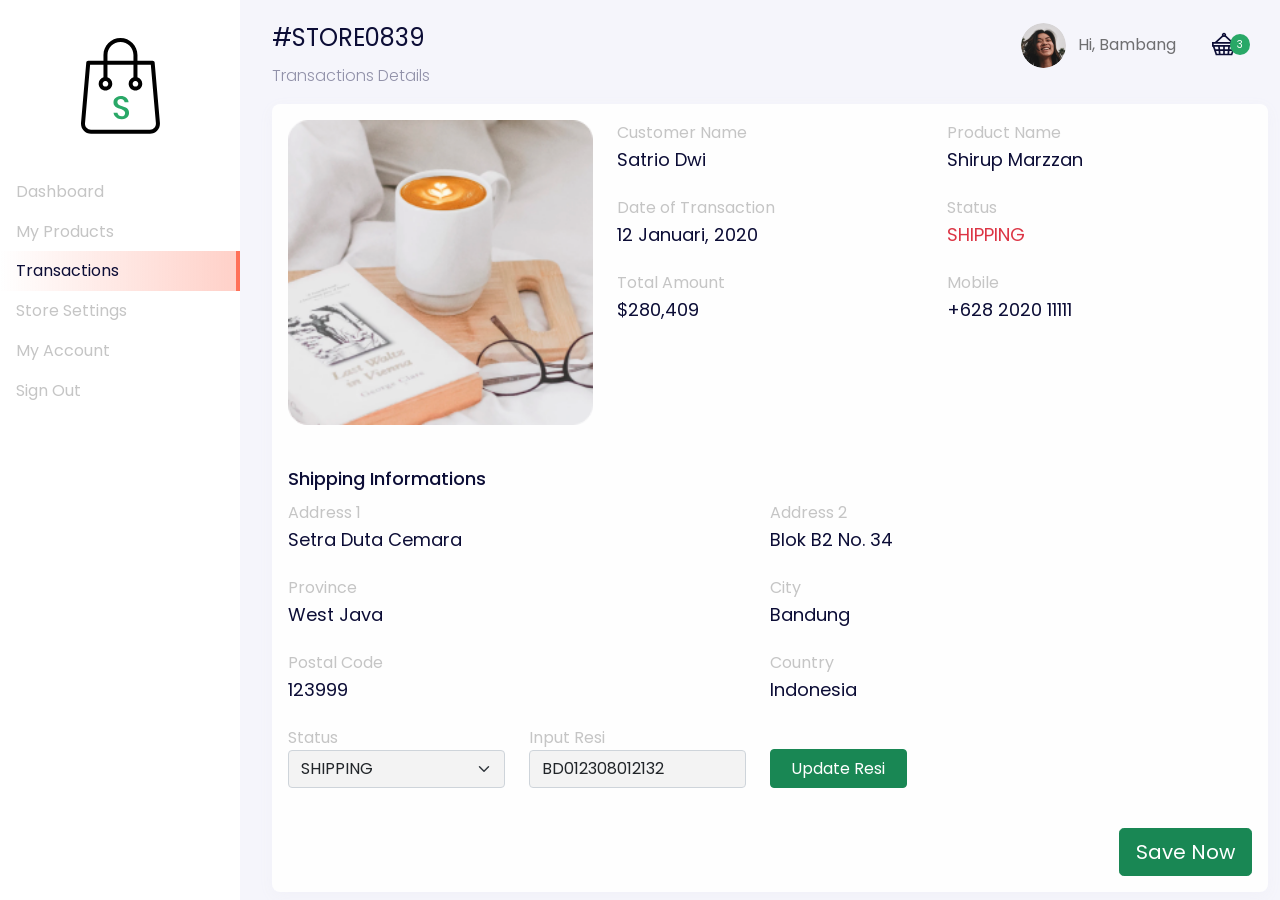
<file: dashboard-transactions-details.html>
<!DOCTYPE html>
<html lang="en">
  <head>
    <!-- Required meta tags -->
    <meta charset="utf-8" />
    <meta name="viewport" content="width=device-width, initial-scale=1" />

    <title>Store Markets - Your Best Marketplace</title>

    <link href="https://unpkg.com/aos@2.3.1/dist/aos.css" rel="stylesheet" />
    <link href="style/main.css" rel="stylesheet" />
  </head>
  <body>
    <div class="page-dashboard">
      <div class="d-flex" id="wrapper" data-aos="fade-right">
        <!-- Sidebar -->
        <div class="border-right" id="sidebar-wrapper">
          <div class="sidebar-heading text-center">
            <img src="/images/dashboard-store-logo.svg" alt="" class="my-4" />
          </div>
          <div class="list-group list-group-flush">
            <a
              href="/dashboard.html"
              class="list-group-item list-group-item-action"
            >
              Dashboard
            </a>
            <a
              href="/dashboard-products.html"
              class="list-group-item list-group-item-action"
            >
              My Products
            </a>
            <a
              href="/dashboard-transactions.html"
              class="list-group-item list-group-item-action active"
            >
              Transactions
            </a>
            <a
              href="/dashboard-settings.html"
              class="list-group-item list-group-item-action"
            >
              Store Settings
            </a>
            <a
              href="/dashboard-account.html"
              class="list-group-item list-group-item-action"
            >
              My Account
            </a>
            <a
              href="/index.html"
              class="list-group-item list-group-item-action"
            >
              Sign Out
            </a>
          </div>
        </div>

        <!-- Page Content -->
        <div id="page-content-wrapper">
          <nav
            class="navbar navbar-expand-lg navbar-light navbar-store fixed-top"
            data-aos="fade-down"
          >
            <div class="container-fluid">
              <button
                class="btn btn-secondary d-md-none me-auto me-2"
                id="menu-toggle"
              >
                &laquo; Menu
              </button>
              <button
                class="navbar-toggler"
                type="button"
                data-bs-toggle="collapse"
                data-bs-target="#navbarSupportedContent"
                aria-controls="navbarSupportedContent"
                aria-expanded="false"
                aria-label="Toggle navigation"
              >
                <span class="navbar-toggler-icon"></span>
              </button>
              <div class="collapse navbar-collapse" id="navbarSupportedContent">
                <!-- Desktop Menu -->
                <ul class="navbar-nav d-none d-lg-flex ms-auto">
                  <li class="nav-item dropdown">
                    <a
                      href="#"
                      class="nav-link"
                      id="navbarDropdown"
                      role="button"
                      data-bs-toggle="dropdown"
                      aria-expanded="false"
                    >
                      <img
                        src="/images/icon-user.png"
                        alt=""
                        class="rounded-circle me-2 profile-picture"
                      />
                      Hi, Bambang
                    </a>
                    <div class="dropdown-menu">
                      <a href="/dashboard.html" class="dropdown-item"
                        >Dashboard</a
                      >
                      <a href="/dashboard-account.html" class="dropdown-item"
                        >Settings</a
                      >
                      <div class="dropdown-divider"></div>
                      <a href="/" class="dropdown-item">Logout</a>
                    </div>
                  </li>
                  <li class="nav-item">
                    <a href="#" class="nav-link d-inline-block mt-2">
                      <img src="/images/icon-cart-filled.svg" />
                      <div class="card-badge">3</div>
                    </a>
                  </li>
                </ul>

                <!-- Mobile Menu -->
                <ul class="navbar-nav d-block d-lg-none">
                  <li class="nav-item">
                    <a href="#" class="nav-link"> Hi, Bambang </a>
                  </li>
                  <li class="nav-item">
                    <a href="#" class="nav-link d-inline-block"> Cart </a>
                  </li>
                </ul>
              </div>
            </div>
          </nav>

          <!-- Section Content -->
          <div
            class="section-content section-dashboard-home"
            data-aos="fade-up"
          >
            <div class="container-fluid">
              <div class="dashboard-heading">
                <h2 class="dashboard-title">#STORE0839</h2>
                <p class="dashboard-subtitle">Transactions Details</p>
              </div>
              <div class="dashboard-content" id="transactionDetails">
                <div class="row">
                  <div class="col-12">
                    <div class="card">
                      <div class="card-body">
                        <div class="row">
                          <div class="col-12 col-md-4">
                            <img
                              src="/images/product-details-dashboard.png"
                              alt=""
                              class="w-100 mb-3"
                            />
                          </div>
                          <div class="col-12 col-md-8">
                            <div class="row">
                              <div class="col-12 col-md-6">
                                <div class="product-title">Customer Name</div>
                                <div class="product-subtitle">Satrio Dwi</div>
                              </div>
                              <div class="col-12 col-md-6">
                                <div class="product-title">Product Name</div>
                                <div class="product-subtitle">
                                  Shirup Marzzan
                                </div>
                              </div>
                              <div class="col-12 col-md-6">
                                <div class="product-title">
                                  Date of Transaction
                                </div>
                                <div class="product-subtitle">
                                  12 Januari, 2020
                                </div>
                              </div>
                              <div class="col-12 col-md-6">
                                <div class="product-title">Status</div>
                                <div class="product-subtitle text-danger">
                                  {{ status }}
                                </div>
                              </div>
                              <div class="col-12 col-md-6">
                                <div class="product-title">Total Amount</div>
                                <div class="product-subtitle">$280,409</div>
                              </div>
                              <div class="col-12 col-md-6">
                                <div class="product-title">Mobile</div>
                                <div class="product-subtitle">
                                  +628 2020 11111
                                </div>
                              </div>
                            </div>
                          </div>
                        </div>
                        <div class="row">
                          <div class="col-12 mt-4">
                            <h5>Shipping Informations</h5>
                          </div>
                          <div class="row">
                            <div class="col-12 col-md-6">
                              <div class="product-title">Address 1</div>
                              <div class="product-subtitle">
                                Setra Duta Cemara
                              </div>
                            </div>
                            <div class="col-12 col-md-6">
                              <div class="product-title">Address 2</div>
                              <div class="product-subtitle">Blok B2 No. 34</div>
                            </div>
                            <div class="col-12 col-md-6">
                              <div class="product-title">Province</div>
                              <div class="product-subtitle">West Java</div>
                            </div>
                            <div class="col-12 col-md-6">
                              <div class="product-title">City</div>
                              <div class="product-subtitle">Bandung</div>
                            </div>
                            <div class="col-12 col-md-6">
                              <div class="product-title">Postal Code</div>
                              <div class="product-subtitle">123999</div>
                            </div>
                            <div class="col-12 col-md-6">
                              <div class="product-title">Country</div>
                              <div class="product-subtitle">Indonesia</div>
                            </div>
                            <div class="col-12 col-md-3">
                              <div class="product-title">Status</div>
                              <select 
                                name="status" 
                                id="status" 
                                class="form-select" 
                                v-model="status"
                              >
                                <option value="UNPAID">UNPAID</option>
                                <option value="PENDING">PENDING</option>
                                <option value="SHIPPING">SHIPPING</option>
                                <option value="SUCCESS">SUCCESS</option>
                              </select>
                            </div>
                            <template v-if="status == 'SHIPPING'">
                              <div class="col-md-3">
                                <div class="product-title">Input Resi</div>
                                <input 
                                  type="text" 
                                  class="form-control" 
                                  name="resi" 
                                  v-model="resi" 
                                />
                              </div>
                              <div class="col-md-2 d-grid gap-2">
                                <button type="submit" class="btn btn-success mt-4">
                                  Update Resi
                                </button>
                              </div>
                            </template>
                          </div>
                        </div>                        
                      </div>
                      <div class="row mt-4">
                        <div class="col-12 text-end">
                          <button type="submit" class="btn btn-success btn-lg mb-3 me-3">
                            Save Now
                          </button>
                        </div>
                      </div>
                    </div>
                  </div>
                </div>
              </div>
            </div>
          </div>
        </div>
      </div>
    </div>

    <script src="/vendor/jquery/jquery.slim.min.js"></script>
    <script src="/vendor/bootstrap/dist/js/bootstrap.bundle.min.js"></script>
    <script src="https://unpkg.com/aos@2.3.1/dist/aos.js"></script>
    <script>
      AOS.init();
    </script>
    <script>
      $("#menu-toggle").click(function (e) {
        e.preventDefault();
        $("#wrapper").toggleClass("toggled");
      });
    </script>
    <script src="/vendor/vue/vue.js"></script>
    <script>
      var transactionDetails = new Vue({
        el: "#transactionDetails",
        data: {
          status: "SHIPPING",
          resi: "BD012308012132",
        },
      });
    </script>
  </body>
</html>
</file>
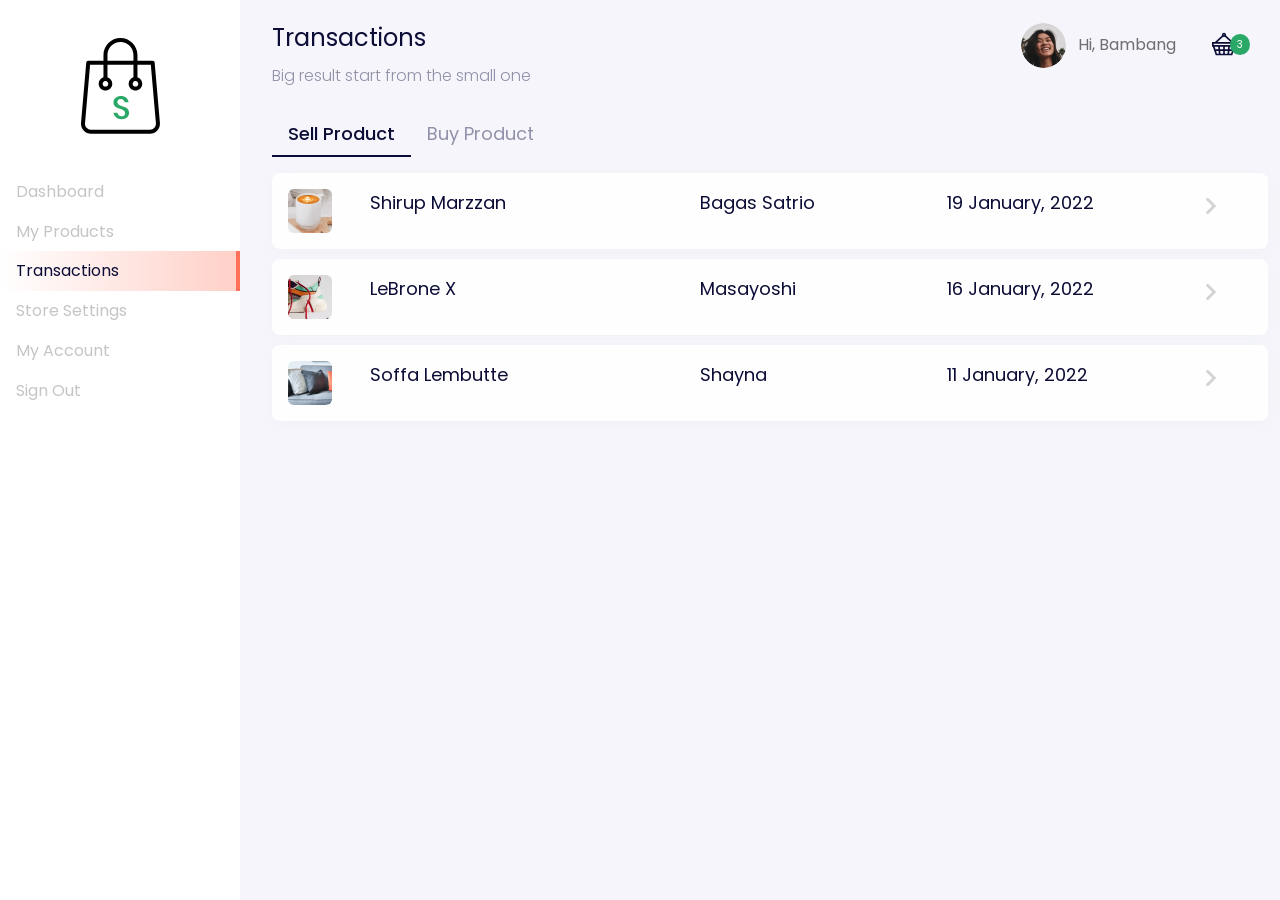
<file: dashboard-transactions.html>
<!DOCTYPE html>
<html lang="en">
  <head>
    <!-- Required meta tags -->
    <meta charset="utf-8" />
    <meta name="viewport" content="width=device-width, initial-scale=1" />

    <title>Store Markets - Your Best Marketplace</title>

    <link href="https://unpkg.com/aos@2.3.1/dist/aos.css" rel="stylesheet" />
    <link href="style/main.css" rel="stylesheet" />
  </head>
  <body>
    <div class="page-dashboard">
      <div class="d-flex" id="wrapper" data-aos="fade-right">
        <!-- Sidebar -->
        <div class="border-right" id="sidebar-wrapper">
          <div class="sidebar-heading text-center">
            <img src="/images/dashboard-store-logo.svg" alt="" class="my-4" />
          </div>
          <div class="list-group list-group-flush">
            <a
              href="/dashboard.html"
              class="list-group-item list-group-item-action"
            >
              Dashboard
            </a>
            <a
              href="/dashboard-products.html"
              class="list-group-item list-group-item-action"
            >
              My Products
            </a>
            <a
              href="/dashboard-transactions.html"
              class="list-group-item list-group-item-action active"
            >
              Transactions
            </a>
            <a
              href="/dashboard-settings.html"
              class="list-group-item list-group-item-action"
            >
              Store Settings
            </a>
            <a
              href="/dashboard-account.html"
              class="list-group-item list-group-item-action"
            >
              My Account
            </a>
            <a
              href="/index.html"
              class="list-group-item list-group-item-action"
            >
              Sign Out
            </a>
          </div>
        </div>

        <!-- Page Content -->
        <div id="page-content-wrapper">
          <nav
            class="navbar navbar-expand-lg navbar-light navbar-store fixed-top"
            data-aos="fade-down"
          >
            <div class="container-fluid">
              <button
                class="btn btn-secondary d-md-none me-auto me-2"
                id="menu-toggle"
              >
                &laquo; Menu
              </button>
              <button
                class="navbar-toggler"
                type="button"
                data-bs-toggle="collapse"
                data-bs-target="#navbarSupportedContent"
                aria-controls="navbarSupportedContent"
                aria-expanded="false"
                aria-label="Toggle navigation"
              >
                <span class="navbar-toggler-icon"></span>
              </button>
              <div class="collapse navbar-collapse" id="navbarSupportedContent">
                <!-- Desktop Menu -->
                <ul class="navbar-nav d-none d-lg-flex ms-auto">
                  <li class="nav-item dropdown">
                    <a
                      href="#"
                      class="nav-link"
                      id="navbarDropdown"
                      role="button"
                      data-bs-toggle="dropdown"
                      aria-expanded="false"
                    >
                      <img
                        src="/images/icon-user.png"
                        alt=""
                        class="rounded-circle me-2 profile-picture"
                      />
                      Hi, Bambang
                    </a>
                    <div class="dropdown-menu">
                      <a href="/dashboard.html" class="dropdown-item"
                        >Dashboard</a
                      >
                      <a href="/dashboard-account.html" class="dropdown-item"
                        >Settings</a
                      >
                      <div class="dropdown-divider"></div>
                      <a href="/" class="dropdown-item">Logout</a>
                    </div>
                  </li>
                  <li class="nav-item">
                    <a href="#" class="nav-link d-inline-block mt-2">
                      <img src="/images/icon-cart-filled.svg" />
                      <div class="card-badge">3</div>
                    </a>
                  </li>
                </ul>

                <!-- Mobile Menu -->
                <ul class="navbar-nav d-block d-lg-none">
                  <li class="nav-item">
                    <a href="#" class="nav-link"> Hi, Bambang </a>
                  </li>
                  <li class="nav-item">
                    <a href="#" class="nav-link d-inline-block"> Cart </a>
                  </li>
                </ul>
              </div>
            </div>
          </nav>

          <!-- Section Content -->
          <div
            class="section-content section-dashboard-home"
            data-aos="fade-up"
          >
            <div class="container-fluid">
              <div class="dashboard-heading">
                <h2 class="dashboard-title">Transactions</h2>
                <p class="dashboard-subtitle">
                  Big result start from the small one
                </p>
              </div>
              <div class="dashboard-content">
                <div class="row">
                  <div class="col-12 mt-2">
                    <ul
                      class="nav nav-pills mb-3"
                      id="pills-tab"
                      role="tablist"
                    >
                      <li class="nav-item" role="presentation">
                        <button
                          class="nav-link active"
                          id="pills-home-tab"
                          data-bs-toggle="pill"
                          data-bs-target="#pills-home"
                          type="button"
                          role="tab"
                          aria-controls="pills-home"
                          aria-selected="true"
                        >
                          Sell Product
                        </button>
                      </li>
                      <li class="nav-item" role="presentation">
                        <button
                          class="nav-link"
                          id="pills-profile-tab"
                          data-bs-toggle="pill"
                          data-bs-target="#pills-profile"
                          type="button"
                          role="tab"
                          aria-controls="pills-profile"
                          aria-selected="false"
                        >
                          Buy Product
                        </button>
                      </li>
                    </ul>
                    <div class="tab-content" id="pills-tabContent">
                      <div
                        class="tab-pane fade show active"
                        id="pills-home"
                        role="tabpanel"
                        aria-labelledby="pills-home-tab"
                      >
                        <a
                          href="/dashboard-transactions-details.html"
                          class="card card-list d-grid gap-2"
                        >
                          <div class="card-body">
                            <div class="row">
                              <div class="col-md-1">
                                <img
                                  src="/images/dashboard-icon-product-1.png"
                                  alt=""
                                />
                              </div>

                              <div class="col-md-4">Shirup Marzzan</div>
                              <div class="col-md-3">Bagas Satrio</div>
                              <div class="col-md-3">19 January, 2022</div>
                              <div class="col-md-1 d-none d-md-block">
                                <img src="/images/dashboard-arrow-right.svg" />
                              </div>
                            </div>
                          </div>
                        </a>
                        <a
                          href="/dashboard-transactions-details.html"
                          class="card card-list d-grid gap-2"
                        >
                          <div class="card-body">
                            <div class="row">
                              <div class="col-md-1">
                                <img
                                  src="/images/dashboard-icon-product-2.png"
                                  alt=""
                                />
                              </div>

                              <div class="col-md-4">LeBrone X</div>
                              <div class="col-md-3">Masayoshi</div>
                              <div class="col-md-3">16 January, 2022</div>
                              <div class="col-md-1 d-none d-md-block">
                                <img src="/images/dashboard-arrow-right.svg" />
                              </div>
                            </div>
                          </div>
                        </a>
                        <a
                          href="/dashboard-transactions-details.html"
                          class="card card-list d-grid gap-2"
                        >
                          <div class="card-body">
                            <div class="row">
                              <div class="col-md-1">
                                <img
                                  src="/images/dashboard-icon-product-3.png"
                                  alt=""
                                />
                              </div>

                              <div class="col-md-4">Soffa Lembutte</div>
                              <div class="col-md-3">Shayna</div>
                              <div class="col-md-3">11 January, 2022</div>
                              <div class="col-md-1 d-none d-md-block">
                                <img src="/images/dashboard-arrow-right.svg" />
                              </div>
                            </div>
                          </div>
                        </a>
                      </div>
                      <div
                        class="tab-pane fade"
                        id="pills-profile"
                        role="tabpanel"
                        aria-labelledby="pills-profile-tab"
                      >
                        <a
                          href="/dashboard-transactions-details.html"
                          class="card card-list d-grid gap-2"
                        >
                          <div class="card-body">
                            <div class="row">
                              <div class="col-md-1">
                                <img
                                  src="/images/dashboard-icon-product-1.png"
                                  alt=""
                                />
                              </div>

                              <div class="col-md-4">Shirup Marzzan</div>
                              <div class="col-md-3">Bagas Satrio</div>
                              <div class="col-md-3">19 January, 2022</div>
                              <div class="col-md-1 d-none d-md-block">
                                <img src="/images/dashboard-arrow-right.svg" />
                              </div>
                            </div>
                          </div>
                        </a>
                      </div>
                    </div>
                  </div>
                </div>
              </div>
            </div>
          </div>
        </div>
      </div>
    </div>

    <script src="/vendor/jquery/jquery.slim.min.js"></script>
    <script src="/vendor/bootstrap/dist/js/bootstrap.bundle.min.js"></script>
    <script src="https://unpkg.com/aos@2.3.1/dist/aos.js"></script>
    <script>
      AOS.init();
    </script>
    <script>
      $("#menu-toggle").click(function (e) {
        e.preventDefault();
        $("#wrapper").toggleClass("toggled");
      });
    </script>
  </body>
</html>
</file>
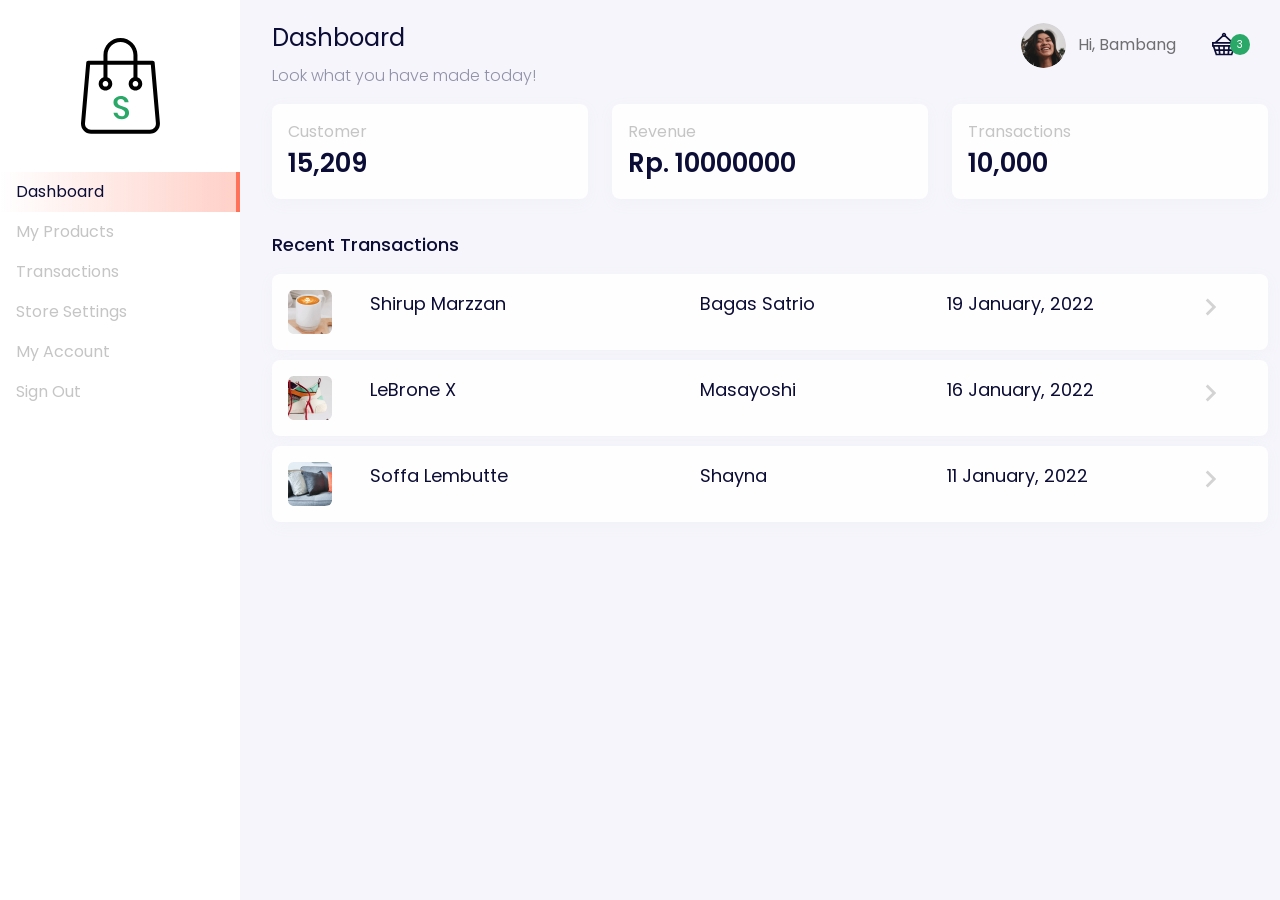
<file: dashboard.html>
<!DOCTYPE html>
<html lang="en">
  <head>
    <!-- Required meta tags -->
    <meta charset="utf-8" />
    <meta name="viewport" content="width=device-width, initial-scale=1" />

    <title>Store Markets - Your Best Marketplace</title>

    <link href="https://unpkg.com/aos@2.3.1/dist/aos.css" rel="stylesheet" />
    <link href="style/main.css" rel="stylesheet" />
  </head>
  <body>
    <div class="page-dashboard">
      <div class="d-flex" id="wrapper" data-aos="fade-right">
        <!-- Sidebar -->
        <div class="border-right" id="sidebar-wrapper">
          <div class="sidebar-heading text-center">
            <img src="/images/dashboard-store-logo.svg" alt="" class="my-4" />
          </div>
          <div class="list-group list-group-flush">
            <a
              href="/dashboard.html"
              class="list-group-item list-group-item-action active"
            >
              Dashboard
            </a>
            <a
              href="/dashboard-products.html"
              class="list-group-item list-group-item-action"
            >
              My Products
            </a>
            <a
              href="/dashboard-transactions.html"
              class="list-group-item list-group-item-action"
            >
              Transactions
            </a>
            <a
              href="/dashboard-settings.html"
              class="list-group-item list-group-item-action"
            >
              Store Settings
            </a>
            <a
              href="/dashboard-account.html"
              class="list-group-item list-group-item-action"
            >
              My Account
            </a>
            <a
              href="/index.html"
              class="list-group-item list-group-item-action"
            >
              Sign Out
            </a>
          </div>
        </div>

        <!-- Page Content -->
        <div id="page-content-wrapper">
          <nav
            class="navbar navbar-expand-lg navbar-light navbar-store fixed-top"
            data-aos="fade-down"
          >
            <div class="container-fluid">
              <button
                class="btn btn-secondary d-md-none me-auto me-2"
                id="menu-toggle"
              >
                &laquo; Menu
              </button>
              <button
                class="navbar-toggler"
                type="button"
                data-bs-toggle="collapse"
                data-bs-target="#navbarSupportedContent"
                aria-controls="navbarSupportedContent"
                aria-expanded="false"
                aria-label="Toggle navigation"
              >
                <span class="navbar-toggler-icon"></span>
              </button>
              <div class="collapse navbar-collapse" id="navbarSupportedContent">
                <!-- Desktop Menu -->
                <ul class="navbar-nav d-none d-lg-flex ms-auto">
                  <li class="nav-item dropdown">
                    <a
                      href="#"
                      class="nav-link"
                      id="navbarDropdown"
                      role="button"
                      data-bs-toggle="dropdown"
                      aria-expanded="false"
                    >
                      <img
                        src="/images/icon-user.png"
                        alt=""
                        class="rounded-circle me-2 profile-picture"
                      />
                      Hi, Bambang
                    </a>
                    <div class="dropdown-menu">
                      <a href="/dashboard.html" class="dropdown-item"
                        >Dashboard</a
                      >
                      <a href="/dashboard-account.html" class="dropdown-item"
                        >Settings</a
                      >
                      <div class="dropdown-divider"></div>
                      <a href="/" class="dropdown-item">Logout</a>
                    </div>
                  </li>
                  <li class="nav-item">
                    <a href="#" class="nav-link d-inline-block mt-2">
                      <img src="/images/icon-cart-filled.svg" />
                      <div class="card-badge">3</div>
                    </a>
                  </li>
                </ul>

                <!-- Mobile Menu -->
                <ul class="navbar-nav d-block d-lg-none">
                  <li class="nav-item">
                    <a href="#" class="nav-link"> Hi, Bambang </a>
                  </li>
                  <li class="nav-item">
                    <a href="#" class="nav-link d-inline-block"> Cart </a>
                  </li>
                </ul>
              </div>
            </div>
          </nav>

          <!-- Section Content -->
          <div
            class="section-content section-dashboard-home"
            data-aos="fade-up"
          >
            <div class="container-fluid">
              <div class="dashboard-heading">
                <h2 class="dashboard-title">Dashboard</h2>
                <p class="dashboard-subtitle">Look what you have made today!</p>
              </div>
              <div class="dashboard-content">
                <div class="row">
                  <div class="col-md-4">
                    <div class="card mb-2">
                      <div class="card-body">
                        <div class="dashboard-card-title">Customer</div>
                        <div class="dashboard-card-subtitle">15,209</div>
                      </div>
                    </div>
                  </div>
                  <div class="col-md-4">
                    <div class="card mb-2">
                      <div class="card-body">
                        <div class="dashboard-card-title">Revenue</div>
                        <div class="dashboard-card-subtitle">Rp. 10000000</div>
                      </div>
                    </div>
                  </div>
                  <div class="col-md-4">
                    <div class="card mb-2">
                      <div class="card-body">
                        <div class="dashboard-card-title">Transactions</div>
                        <div class="dashboard-card-subtitle">10,000</div>
                      </div>
                    </div>
                  </div>
                </div>
                <div class="row mt-3">
                  <div class="col-12 mt-2">
                    <h5 class="mb-3">Recent Transactions</h5>
                    <a
                      href="/dashboard-transactions-details.html"
                      class="card card-list d-grid gap-2"
                    >
                      <div class="card-body">
                        <div class="row">
                          <div class="col-md-1">
                            <img
                              src="/images/dashboard-icon-product-1.png"
                              alt=""
                            />
                          </div>

                          <div class="col-md-4">Shirup Marzzan</div>
                          <div class="col-md-3">Bagas Satrio</div>
                          <div class="col-md-3">19 January, 2022</div>
                          <div class="col-md-1 d-none d-md-block">
                            <img src="/images/dashboard-arrow-right.svg" />
                          </div>
                        </div>
                      </div>
                    </a>
                    <a
                      href="/dashboard-transactions-details.html"
                      class="card card-list d-grid gap-2"
                    >
                      <div class="card-body">
                        <div class="row">
                          <div class="col-md-1">
                            <img
                              src="/images/dashboard-icon-product-2.png"
                              alt=""
                            />
                          </div>

                          <div class="col-md-4">LeBrone X</div>
                          <div class="col-md-3">Masayoshi</div>
                          <div class="col-md-3">16 January, 2022</div>
                          <div class="col-md-1 d-none d-md-block">
                            <img src="/images/dashboard-arrow-right.svg" />
                          </div>
                        </div>
                      </div>
                    </a>
                    <a
                      href="/dashboard-transactions-details.html"
                      class="card card-list d-grid gap-2"
                    >
                      <div class="card-body">
                        <div class="row">
                          <div class="col-md-1">
                            <img
                              src="/images/dashboard-icon-product-3.png"
                              alt=""
                            />
                          </div>

                          <div class="col-md-4">Soffa Lembutte</div>
                          <div class="col-md-3">Shayna</div>
                          <div class="col-md-3">11 January, 2022</div>
                          <div class="col-md-1 d-none d-md-block">
                            <img src="/images/dashboard-arrow-right.svg" />
                          </div>
                        </div>
                      </div>
                    </a>
                  </div>
                </div>
              </div>
            </div>
          </div>
        </div>
      </div>
    </div>

    <script src="/vendor/jquery/jquery.slim.min.js"></script>
    <script src="/vendor/bootstrap/dist/js/bootstrap.bundle.min.js"></script>
    <script src="https://unpkg.com/aos@2.3.1/dist/aos.js"></script>
    <script>
      AOS.init();
    </script>
    <script>
      $("#menu-toggle").click(function (e) {
        e.preventDefault();
        $("#wrapper").toggleClass("toggled");
      });
    </script>
  </body>
</html>
</file>
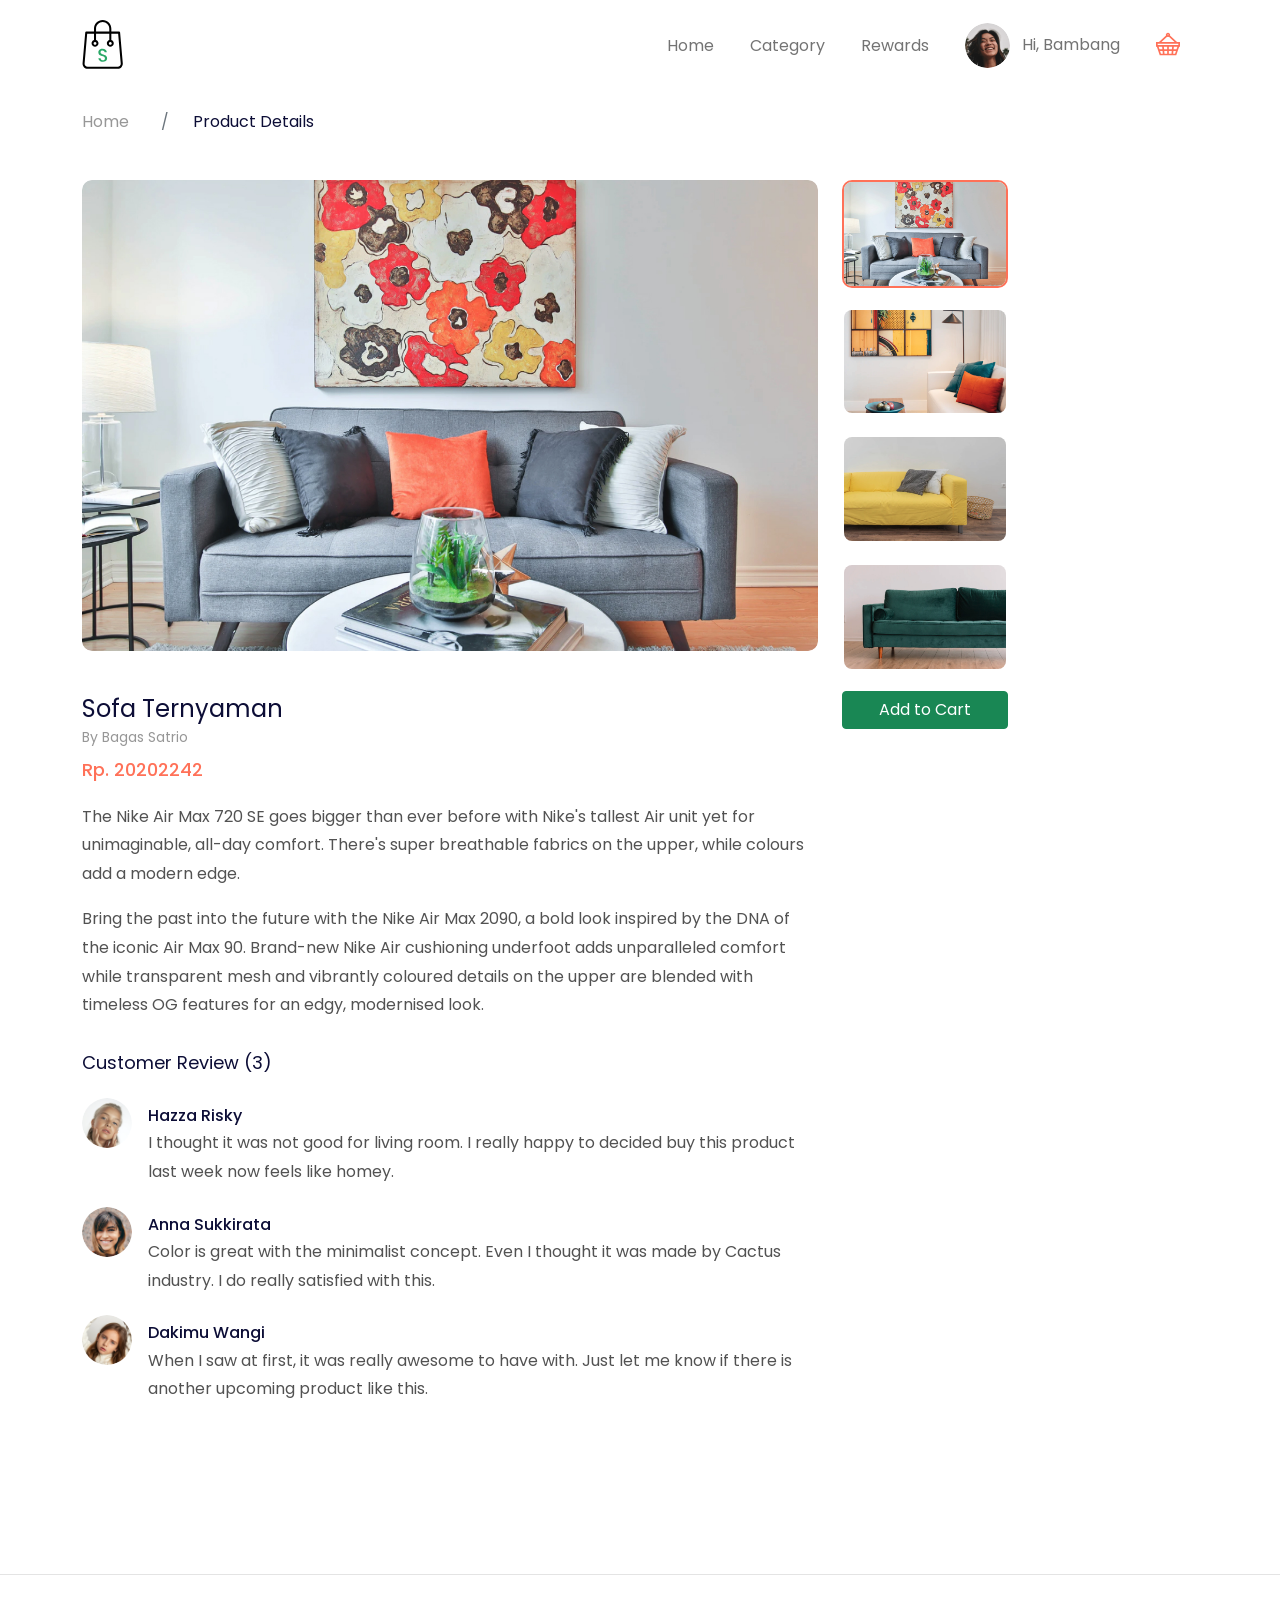
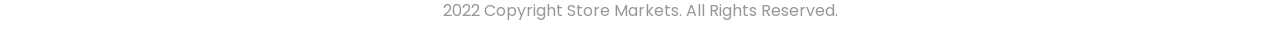
<file: details.html>
<!DOCTYPE html>
<html lang="en">
  <head>
    <!-- Required meta tags -->
    <meta charset="utf-8" />
    <meta name="viewport" content="width=device-width, initial-scale=1" />

    <title>Store Markets - Your Best Marketplace</title>

    <link href="https://unpkg.com/aos@2.3.1/dist/aos.css" rel="stylesheet" />
    <link href="style/main.css" rel="stylesheet" />
  </head>
  <body>
    <nav
      class="navbar navbar-expand-lg navbar-light navbar-store fixed-top navbar-fixed-top"
      data-aos="fade-down"
    >
      <div class="container">
        <a href="/index.html" class="navbar-brand">
          <img src="images/logo.svg" alt="logo" />
        </a>
        <button
          class="navbar-toggler"
          type="button"
          data-bs-toggle="collapse"
          data-bs-target="#navbarNav"
          aria-controls="navbarNav"
          aria-expanded="false"
          aria-label="Toggle navigation"
        >
          <span class="navbar-toggler-icon"></span>
        </button>
        <div class="collapse navbar-collapse" id="navbarNav">
          <ul class="navbar-nav ms-auto">
            <li class="nav-item">
              <a href="/index.html" class="nav-link">Home</a>
            </li>
            <li class="nav-item">
              <a href="/categories.html" class="nav-link">Category</a>
            </li>
            <li class="nav-item">
              <a href="#" class="nav-link">Rewards</a>
            </li>
          </ul>
          <!-- Desktop Menu -->
          <ul class="navbar-nav d-none d-lg-flex">
            <li class="nav-item dropdown">
              <a
                href="#"
                class="nav-link"
                id="navbarDropdown"
                role="button"
                data-bs-toggle="dropdown"
                aria-expanded="false"
              >
                <img
                  src="/images/icon-user.png"
                  alt=""
                  class="rounded-circle me-2 profile-picture"
                />
                Hi, Bambang
              </a>
              <div class="dropdown-menu">
                <a href="/dashboard.html" class="dropdown-item">Dashboard</a>
                <a href="/dashboard-account.html" class="dropdown-item"
                  >Settings</a
                >
                <div class="dropdown-divider"></div>
                <a href="/" class="dropdown-item">Logout</a>
              </div>
            </li>
            <li class="nav-item">
              <a href="#" class="nav-link d-inline-block mt-2">
                <img src="/images/icon-cart-empty.svg" />
              </a>
            </li>
          </ul>

          <!-- Mobile Menu -->
          <ul class="navbar-nav d-block d-lg-none">
            <li class="nav-item">
              <a href="#" class="nav-link"> Hi, Bambang </a>
            </li>
            <li class="nav-item">
              <a href="#" class="nav-link d-inline-block"> Cart </a>
            </li>
          </ul>
        </div>
      </div>
    </nav>

    <!-- Page Content -->
    <div class="page-content page-details">
      <section
        class="store-breadcrumbs"
        data-aos="fade-down"
        data-aos-delay="100"
      >
        <div class="container">
          <div class="row">
            <div class="col-12">
              <nav>
                <ol class="breadcrumb">
                  <li class="breadcrumb-item">
                    <a href="/index.html">Home</a>
                  </li>
                  <li class="breadcrumb-item active">Product Details</li>
                </ol>
              </nav>
            </div>
          </div>
        </div>
      </section>

      <section class="store-gallery" id="gallery">
        <div class="container">
          <div class="row">
            <div class="col-lg-8" data-aos="zoom-in">
              <transition name="slide-fade" mode="out-in">
                <img
                  :key="photos[activePhoto].id"
                  :src="photos[activePhoto].url"
                  class="w-100 main-image"
                  alt=""
                />
              </transition>
            </div>
            <div class="col-lg-2">
              <div class="row">
                <div
                  class="col-3 col-lg-12 mt-2 mt-lg-0"
                  v-for="(photo, index) in photos"
                  :key="photo.id"
                  data-aos="zoom-in"
                  data-aos-delay="100"
                >
                  <a href="#" @click="changeActive(index)">
                    <img
                      :src="photo.url"
                      class="w-100 thumbnail-image"
                      :class="{ active: index == activePhoto }"
                      alt=""
                    />
                  </a>
                </div>
              </div>
            </div>
          </div>
        </div>
      </section>

      <div class="store-details-container" data-aos="fade-up">
        <section class="store-heading">
          <div class="container">
            <div class="row">
              <div class="col-lg-8">
                <h1>Sofa Ternyaman</h1>
                <div class="owner">By Bagas Satrio</div>
                <div class="price">Rp. 20202242</div>
              </div>
              <div class="col-lg-2" data-aos="zoom-in">
                <a
                  href="/cart.html"
                  class="btn btn-success px-4 text-white d-grid gap-2 mb-3"
                >
                  Add to Cart
                </a>
              </div>
            </div>
          </div>
        </section>
        <section class="store-description">
          <div class="container">
            <div class="row">
              <div class="col-12 col-lg-8">
                <p>
                  The Nike Air Max 720 SE goes bigger than ever before with
                  Nike's tallest Air unit yet for unimaginable, all-day comfort.
                  There's super breathable fabrics on the upper, while colours
                  add a modern edge.
                </p>
                <p>
                  Bring the past into the future with the Nike Air Max 2090, a
                  bold look inspired by the DNA of the iconic Air Max 90.
                  Brand-new Nike Air cushioning underfoot adds unparalleled
                  comfort while transparent mesh and vibrantly coloured details
                  on the upper are blended with timeless OG features for an
                  edgy, modernised look.
                </p>
              </div>
            </div>
          </div>
        </section>
        <section class="store-review">
          <div class="container">
            <div class="row">
              <div class="col-12 col-lg-8 mt-3 mb-3">
                <h5>Customer Review (3)</h5>
              </div>
            </div>
            <div class="row">
              <div class="col-12 col-lg-8">
                <div class="media d-flex">
                  <div class="flex-shrink-0">
                    <img
                      src="/images/icon-testimonial-1.png"
                      class="mr-3 rounded-circle"
                      alt=""
                    />
                  </div>
                  <div class="media-body flex-grow-1 ms-3">
                    <h5 class="mt-2 mb-1">Hazza Risky</h5>
                      I thought it was not good for living room. I really happy
                      to decided buy this product last week now feels like
                      homey.
                  </div>
                </div>
                <div class="media d-flex">
                  <div class="flex-shrink-0">
                    <img
                      src="/images/icon-testimonial-2.png"
                      class="mr-3 rounded-circle"
                      alt=""
                    />
                  </div>
                  <div class="media-body flex-grow-1 ms-3">
                    <h5 class="mt-2 mb-1">Anna Sukkirata</h5>
                    Color is great with the minimalist concept. Even I thought
                    it was made by Cactus industry. I do really satisfied with
                    this.
                  </div>
                </div>
                <div class="media d-flex">
                  <div class="flex-shrink-0">
                    <img
                      src="/images/icon-testimonial-3.png"
                      class="mr-3 rounded-circle"
                      alt=""
                    />
                  </div>
                  <div class="media-body flex-grow-1 ms-3">
                    <h5 class="mt-2 mb-1">Dakimu Wangi</h5>
                    When I saw at first, it was really awesome to have with.
                    Just let me know if there is another upcoming product like
                    this.
                  </div>
                </div>
              </div>
            </div>
          </div>
        </section>
      </div>
    </div>

    <footer>
      <div class="container">
        <div class="row">
          <div class="col-12 text-center">
            <p class="pt-4 pb-2">
              2022 Copyright Store Markets. All Rights Reserved.
            </p>
          </div>
        </div>
      </div>
    </footer>

    <script src="/vendor/jquery/jquery.slim.min.js"></script>
    <script src="/vendor/bootstrap/dist/js/bootstrap.bundle.min.js"></script>
    <script src="https://unpkg.com/aos@2.3.1/dist/aos.js"></script>
    <script>
      AOS.init();
    </script>
    <script src="/vendor/vue/vue.js"></script>
    <script>
      var gallery = new Vue({
        el: "#gallery",
        mounted() {
          AOS.init();
        },
        data: {
          activePhoto: 0,
          photos: [
            {
              id: 1,
              url: "/images/product-details-1.jpg",
            },
            {
              id: 2,
              url: "/images/product-details-2.jpg",
            },
            {
              id: 3,
              url: "/images/product-details-3.jpg",
            },
            {
              id: 4,
              url: "/images/product-details-4.jpg",
            },
          ],
        },
        methods: {
          changeActive(id) {
            this.activePhoto = id;
          },
        },
      });
    </script>
    <script src="/script/navbar-scroll.js"></script>
  </body>
</html>
</file>
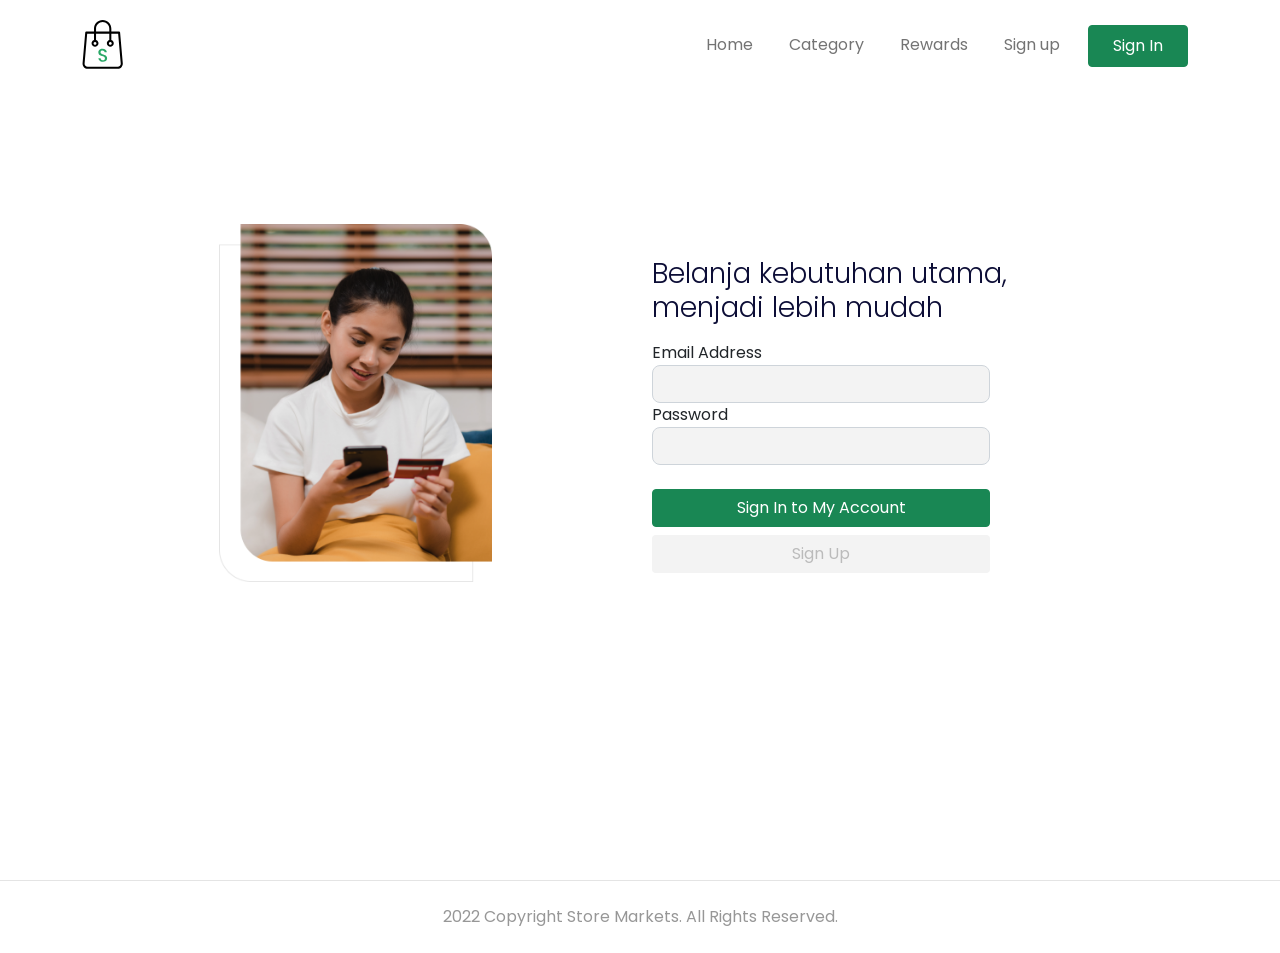
<file: login.html>
<!DOCTYPE html>
<html lang="en">
  <head>
    <!-- Required meta tags -->
    <meta charset="utf-8" />
    <meta name="viewport" content="width=device-width, initial-scale=1" />

    <title>Store Markets - Your Best Marketplace</title>

    <link href="https://unpkg.com/aos@2.3.1/dist/aos.css" rel="stylesheet" />
    <link href="style/main.css" rel="stylesheet" />
  </head>
  <body>
    <nav
      class="navbar navbar-expand-lg navbar-light navbar-store fixed-top navbar-fixed-top"
      data-aos="fade-down"
    >
      <div class="container">
        <a href="/index.html" class="navbar-brand">
          <img src="images/logo.svg" alt="logo" />
        </a>
        <button
          class="navbar-toggler"
          type="button"
          data-bs-toggle="collapse"
          data-bs-target="#navbarNav"
          aria-controls="navbarNav"
          aria-expanded="false"
          aria-label="Toggle navigation"
        >
          <span class="navbar-toggler-icon"></span>
        </button>
        <div class="collapse navbar-collapse" id="navbarNav">
          <ul class="navbar-nav ms-auto">
            <li class="nav-item active">
              <a href="/index.html" class="nav-link">Home</a>
            </li>
            <li class="nav-item">
              <a href="/categories.html" class="nav-link">Category</a>
            </li>
            <li class="nav-item">
              <a href="#" class="nav-link">Rewards</a>
            </li>
            <li class="nav-item">
              <a href="/register.html" class="nav-link">Sign up</a>
            </li>
            <li class="nav-item">
              <a
                href="/login.html"
                class="btn btn-success nav-link px-4 text-white"
                >Sign In</a
              >
            </li>
          </ul>
        </div>
      </div>
    </nav>

    <div class="page-content page-auth">
      <div class="section-store-auth" data-aos="fade-up">
        <div class="container">
          <div class="row align-items-center row-login">
            <div class="col-lg-6 text-center">
              <img 
                src="/images/login-placeholder.png" 
                alt="" 
                class="w-50 mb-4 mb-lg-none"
              >
            </div>
            <div class="col-lg-5">
              <h2>
                Belanja kebutuhan utama, <br />
                menjadi lebih mudah
              </h2>
              <form action="" class="mt-3">
                <div class="form-group">
                  <label>Email Address</label>
                  <input type="email" class="form-control w-75" />
                </div>
                <div class="form-group">
                  <label>Password</label>
                  <input type="password" class="form-control w-75" />
                </div>
                <a href="/dashboard.html" class="btn btn-success d-grid gap-2 w-75 mt-4">
                  Sign In to My Account
                </a>
                <a href="/register.html" class="btn btn-signup d-grid gap-2 w-75 mt-2">
                  Sign Up
                </a>
              </form>
            </div>
          </div>
        </div>
      </div>
    </div>

    <footer>
      <div class="container">
        <div class="row">
          <div class="col-12 text-center">
            <p class="pt-4 pb-2">
              2022 Copyright Store Markets. All Rights Reserved.
            </p>
          </div>
        </div>
      </div>
    </footer>

    <script src="/vendor/jquery/jquery.slim.min.js"></script>
    <script src="/vendor/bootstrap/dist/js/bootstrap.bundle.min.js"></script>
    <script src="https://unpkg.com/aos@2.3.1/dist/aos.js"></script>
    <script>
      AOS.init();
    </script>
    <script src="/script/navbar-scroll.js"></script>
  </body>
</html>
</file>
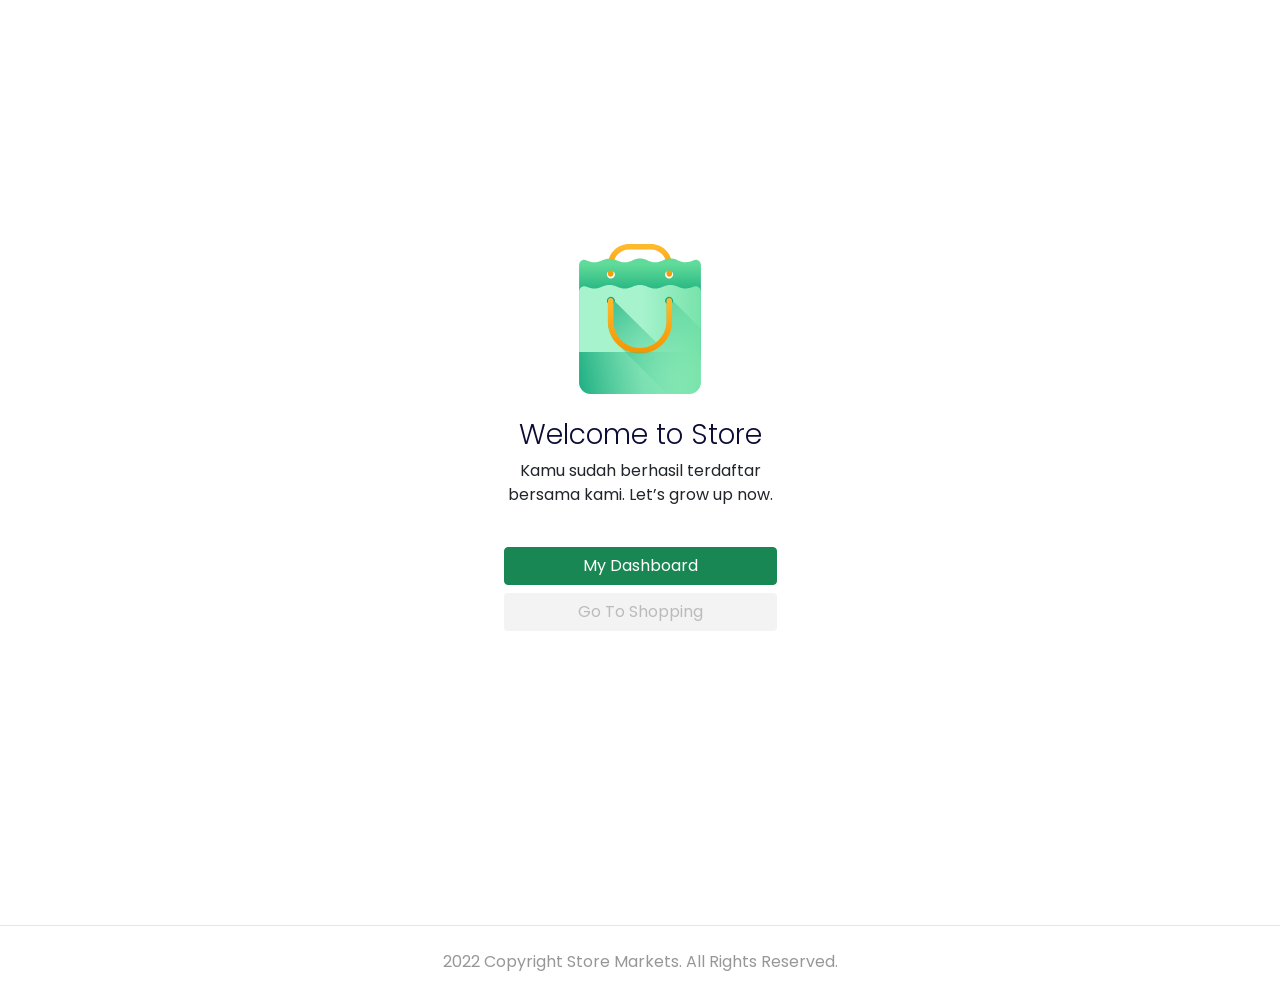
<file: register-success.html>
<!DOCTYPE html>
<html lang="en">
  <head>
    <!-- Required meta tags -->
    <meta charset="utf-8" />
    <meta name="viewport" content="width=device-width, initial-scale=1" />

    <title>Store Markets - Your Best Marketplace</title>

    <link href="https://unpkg.com/aos@2.3.1/dist/aos.css" rel="stylesheet" />
    <link href="style/main.css" rel="stylesheet" />
  </head>
  <body>
    <div class="page-content page-success">
      <div class="section-success" data-aos="zoom-in">
        <div class="container">
          <div class="row align-items-center row-login justify-content-center">
            <div class="col-lg-6 text-center">
              <img src="/images/success.svg" alt="success" class="mb-4">
              <h2>Welcome to Store</h2>
              <p>
                Kamu sudah berhasil terdaftar <br />
                bersama kami. Let’s grow up now.
              </p>
              <div>
                <a href="/dashboard.html" class="btn btn-success w-50 mt-4">
                  My Dashboard
                </a>
                <a href="/index.html" class="btn btn-signup w-50 mt-2">
                  Go To Shopping
                </a>
              </div>
            </div>
          </div>
        </div>
      </div>
    </div>

    <footer>
      <div class="container">
        <div class="row">
          <div class="col-12 text-center">
            <p class="pt-4 pb-2">
              2022 Copyright Store Markets. All Rights Reserved.
            </p>
          </div>
        </div>
      </div>
    </footer>

    <script src="/vendor/jquery/jquery.slim.min.js"></script>
    <script src="/vendor/bootstrap/dist/js/bootstrap.bundle.min.js"></script>
    <script src="https://unpkg.com/aos@2.3.1/dist/aos.js"></script>
    <script>
      AOS.init();
    </script>
    <script src="/script/navbar-scroll.js"></script>
  </body>
</html>
</file>
